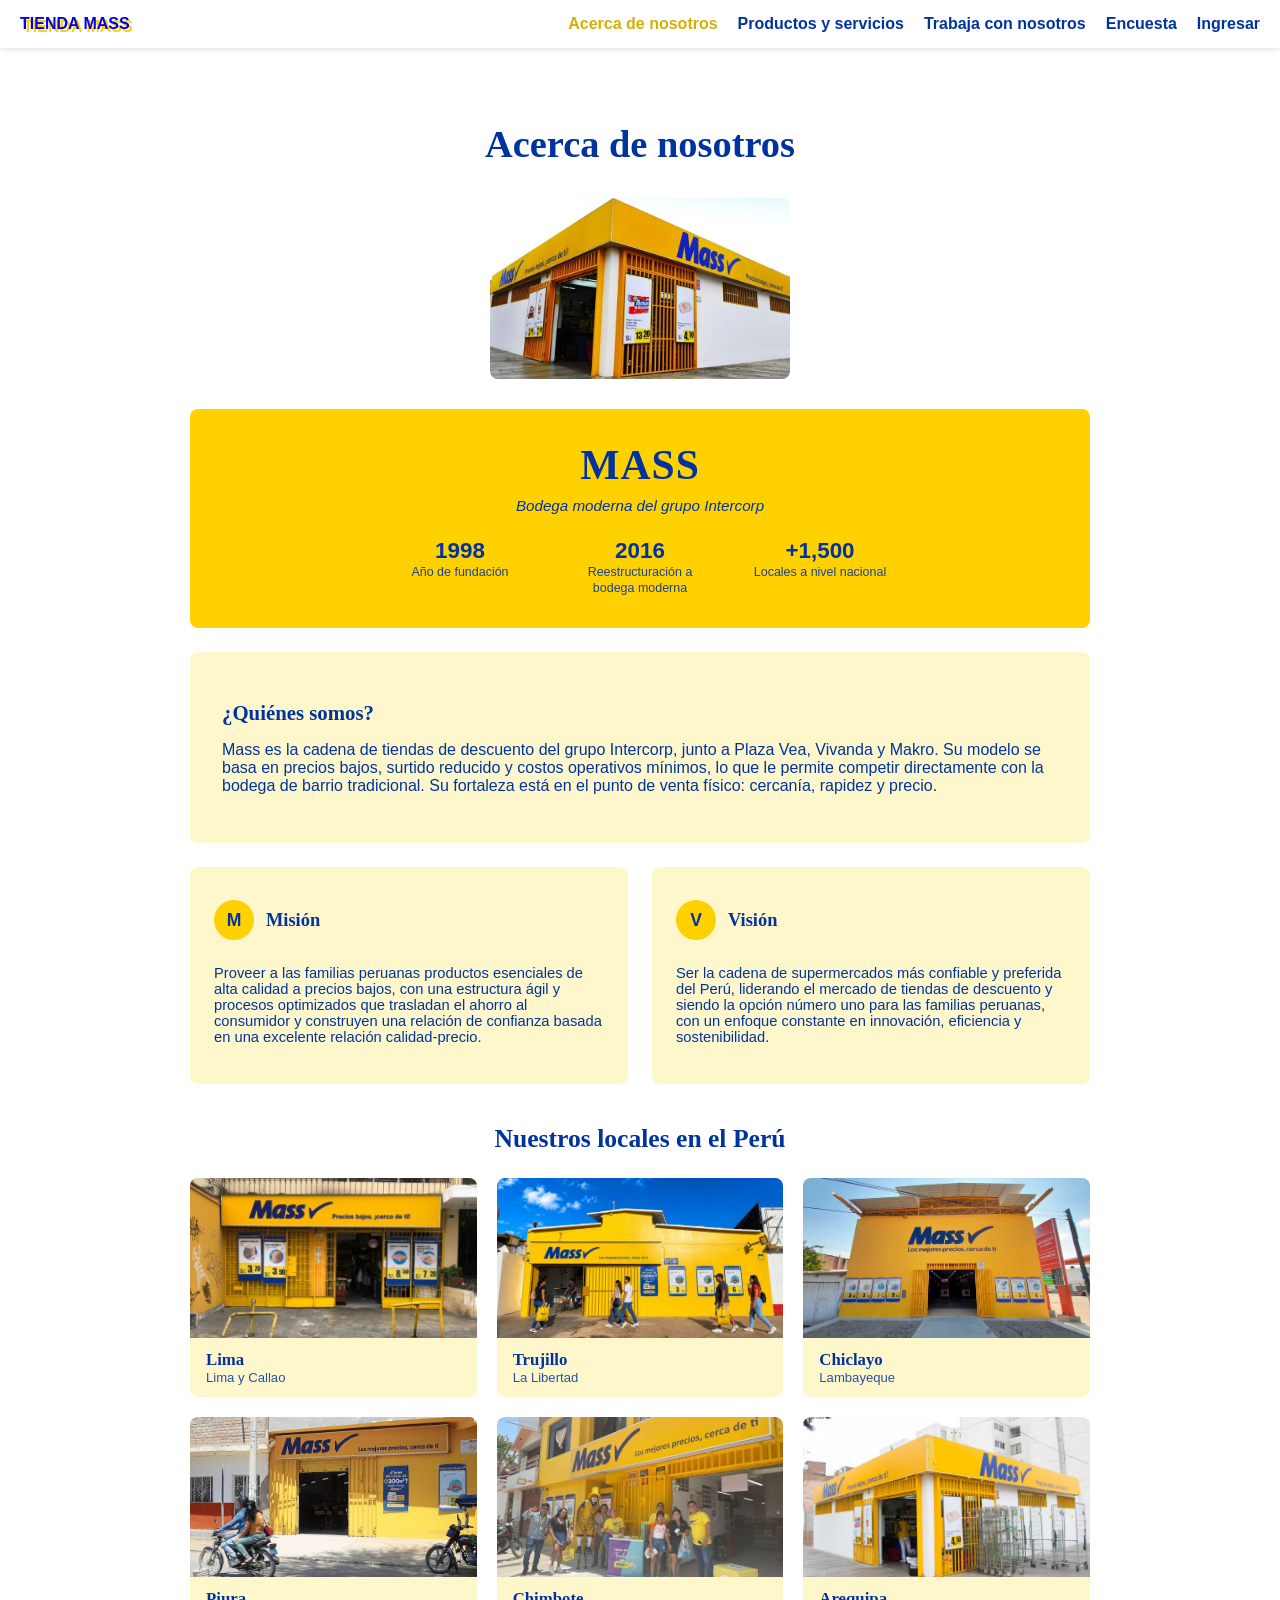
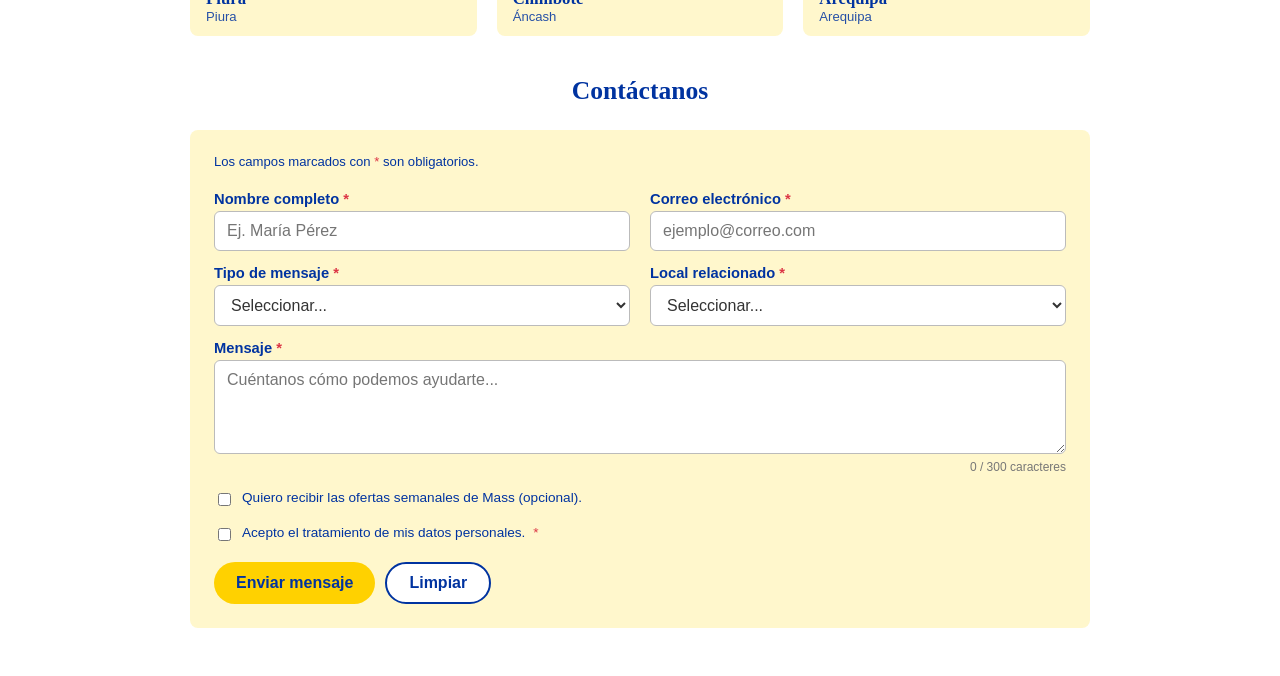
<file: tienda-mass_con_roles/index.html>
<!DOCTYPE html>
<html lang="es">
<head>
  <meta charset="UTF-8">
  <meta name="viewport" content="width=device-width, initial-scale=1.0">
  <title>Acerca de nosotros — Mass</title>
  <!-- Enlace al archivo CSS centralizado -->
  <link rel="stylesheet" href="estilos.css">
  <style>
    /* Estilos específicos de esta página */
    .page { max-width: 900px; margin: 0 auto; padding: 48px 32px; }
    h1 { font-family: Cambria, Georgia, serif; font-size: 2.4rem; font-weight: 700; margin-bottom: 32px; text-align: center; }
    .panel { background: var(--mass-amarillo); border-radius: 8px; padding: 32px; margin-bottom: 24px; display: flex; flex-direction: column; align-items: center; text-align: center; gap: 24px; }
    .panel .logo { font-family: Cambria, Georgia, serif; font-size: 2.6rem; font-weight: 700; letter-spacing: 1px; color: var(--mass-azul); }
    .panel .tagline { font-style: italic; font-size: 0.95rem; margin-top: 8px; }
    .stats { display: flex; justify-content: center; gap: 40px; flex-wrap: wrap; }
    .stat { text-align: center; width: 140px; }
    .stat .number { font-size: 1.4rem; font-weight: 700; }
    .stat .label { font-size: 0.78rem; line-height: 1.3; opacity: 0.9; }
    .quienes { background: var(--mass-amarillo-claro); border-radius: 8px; padding: 32px; margin-bottom: 24px; }
    .quienes h2 { font-family: Cambria, Georgia, serif; font-size: 1.3rem; margin-bottom: 12px; }
    .quienes p { font-size: 1rem; }
    .card { background: var(--mass-amarillo-claro); border-radius: 8px; padding: 24px; }
    .card .header { display: flex; align-items: center; gap: 12px; margin-bottom: 16px; }
    .card .icon { width: 40px; height: 40px; border-radius: 50%; background: var(--mass-amarillo); color: var(--mass-azul); display: flex; align-items: center; justify-content: center; font-weight: 700; font-size: 1.1rem; flex-shrink: 0; }
    .card h3 { font-family: Cambria, Georgia, serif; font-size: 1.15rem; }
    .card p { font-size: 0.92rem; }

    /* Sección de locales por región */
    .locales { margin-top: 40px; }
    .locales h2 { font-family: Cambria, Georgia, serif; font-size: 1.6rem; font-weight: 700; text-align: center; margin-bottom: 24px; }
    .locales-grid { display: grid; grid-template-columns: repeat(3, 1fr); gap: 20px; }
    .local-card { margin: 0; background: var(--mass-amarillo-claro); border-radius: 8px; overflow: hidden; }
    .local-card img { display: block; width: 100%; height: 160px; object-fit: cover; background: var(--mass-amarillo); }
    .local-card figcaption { padding: 12px 16px; }
    .local-card .ciudad { font-family: Cambria, Georgia, serif; font-weight: 700; font-size: 1.05rem; }
    .local-card .region { font-size: 0.82rem; opacity: 0.85; }
    @media (max-width: 700px) { .locales-grid { grid-template-columns: repeat(2, 1fr); } }
    @media (max-width: 450px) { .locales-grid { grid-template-columns: 1fr; } }
  </style>
  <link rel="stylesheet" href="mejoras.css">
  <script src="datos.js" defer></script>
  <script src="app.js" defer></script>
</head>
<body>

<!-- Menú de navegación global -->
<header class="encabezado">
  <nav class="barra-nav">
    <a href="index.html" class="marca" style="text-shadow: 3px 3px 0px var(--mass-amarillo); text-decoration:none; font-weight:900;">TIENDA MASS</a>
    <button type="button" class="menu-toggle" aria-label="Abrir menú de navegación" aria-expanded="false" aria-controls="menuPrincipal">☰</button>
    <ul id="menuPrincipal" class="nav-enlaces">
      <li><a href="index.html" style="color: #d6b000;">Acerca de nosotros</a></li>
      <li><a href="productos.html">Productos y servicios</a></li>
      <li><a href="registro.html">Trabaja con nosotros</a></li>
      <li><a href="encuesta.html">Encuesta</a></li>
    </ul>
  </nav>
</header>

<div class="page seccion">
  <h1>Acerca de nosotros</h1>
  <!-- AQUÍ AGREGAS LA IMAGEN RESPONSIVA -->
  <img src="img/tienda-mass.jpg" loading="eager" alt="Fachada de tienda Mass" class="img-responsiva" style="max-width: 300px; margin-bottom: 30px;">
  <div class="panel">
    <div>
      <div class="logo">MASS</div>
      <div class="tagline">Bodega moderna del grupo Intercorp</div>
    </div>
    <div class="stats">
      <div class="stat">
        <div class="number">1998</div>
        <div class="label">Año de fundación</div>
      </div>
      <div class="stat">
        <div class="number">2016</div>
        <div class="label">Reestructuración a bodega moderna</div>
      </div>
      <div class="stat">
        <div class="number">+1,500</div>
        <div class="label">Locales a nivel nacional</div>
      </div>
    </div>
  </div>

  <div class="quienes">
    <h2>¿Quiénes somos?</h2>
    <p>
      Mass es la cadena de tiendas de descuento del grupo Intercorp, junto a Plaza Vea, Vivanda y Makro. Su modelo se basa en precios bajos, surtido reducido y costos operativos mínimos, lo que le permite competir directamente con la bodega de barrio tradicional. Su fortaleza está en el punto de venta físico: cercanía, rapidez y precio.
    </p>
  </div>

  <div class="cards">
    <div class="card">
      <div class="header">
        <div class="icon">M</div>
        <h3>Misión</h3>
      </div>
      <p>Proveer a las familias peruanas productos esenciales de alta calidad a precios bajos, con una estructura ágil y procesos optimizados que trasladan el ahorro al consumidor y construyen una relación de confianza basada en una excelente relación calidad-precio.</p>
    </div>
    <div class="card">
      <div class="header">
        <div class="icon">V</div>
        <h3>Visión</h3>
      </div>
      <p>Ser la cadena de supermercados más confiable y preferida del Perú, liderando el mercado de tiendas de descuento y siendo la opción número uno para las familias peruanas, con un enfoque constante en innovación, eficiencia y sostenibilidad.</p>
    </div>
  </div>

  <!-- Locales por región -->
  <section class="locales">
    <h2>Nuestros locales en el Perú</h2>
    <div class="locales-grid">
      <figure class="local-card">
        <img src="img/locales/lima.jpg" alt="Tienda Mass en Lima" loading="lazy">
        <figcaption>
          <div class="ciudad">Lima</div>
          <div class="region">Lima y Callao</div>
        </figcaption>
      </figure>
      <figure class="local-card">
        <img src="img/locales/trujillo.jpg" alt="Tienda Mass en Trujillo" loading="lazy">
        <figcaption>
          <div class="ciudad">Trujillo</div>
          <div class="region">La Libertad</div>
        </figcaption>
      </figure>
      <figure class="local-card">
        <img src="img/locales/chiclayo.jpg" alt="Tienda Mass en Chiclayo" loading="lazy">
        <figcaption>
          <div class="ciudad">Chiclayo</div>
          <div class="region">Lambayeque</div>
        </figcaption>
      </figure>
      <figure class="local-card">
        <img src="img/locales/piura.jpg" alt="Tienda Mass en Piura" loading="lazy">
        <figcaption>
          <div class="ciudad">Piura</div>
          <div class="region">Piura</div>
        </figcaption>
      </figure>
      <figure class="local-card">
        <img src="img/locales/chimbote.jpg" alt="Tienda Mass en Chimbote" loading="lazy">
        <figcaption>
          <div class="ciudad">Chimbote</div>
          <div class="region">Áncash</div>
        </figcaption>
      </figure>
      <figure class="local-card">
        <img src="img/locales/arequipa.jpg" alt="Tienda Mass en Arequipa" loading="lazy">
        <figcaption>
          <div class="ciudad">Arequipa</div>
          <div class="region">Arequipa</div>
        </figcaption>
      </figure>
    </div>
  </section>

  <!-- Formulario de contacto -->
  <section class="contacto" id="contacto">
    <h2>Contáctanos</h2>
    <form id="formContacto" class="mass-form" novalidate>
      <p class="nota">Los campos marcados con <span class="asterisco">*</span> son obligatorios.</p>
      <div class="fila">
        <div>
          <label for="cNombre">Nombre completo <span class="asterisco">*</span></label>
          <input type="text" id="cNombre" class="campo" placeholder="Ej. María Pérez">
        </div>
        <div>
          <label for="cCorreo">Correo electrónico <span class="asterisco">*</span></label>
          <input type="email" id="cCorreo" class="campo" placeholder="ejemplo@correo.com">
        </div>
        <div>
          <label for="cAsunto">Tipo de mensaje <span class="asterisco">*</span></label>
          <select id="cAsunto" class="campo">
            <option selected disabled>Seleccionar...</option>
            <option>Consulta</option>
            <option>Sugerencia</option>
            <option>Reclamo</option>
            <option>Felicitación</option>
          </select>
        </div>
        <div>
          <label for="cLocal">Local relacionado <span class="asterisco">*</span></label>
          <select id="cLocal" class="campo">
            <option selected disabled>Seleccionar...</option>
            <option>Lima</option>
            <option>Trujillo</option>
            <option>Chiclayo</option>
            <option>Piura</option>
            <option>Chimbote</option>
            <option>Arequipa</option>
          </select>
        </div>
      </div>
      <label for="cMensaje">Mensaje <span class="asterisco">*</span></label>
      <textarea id="cMensaje" class="campo" rows="4" placeholder="Cuéntanos cómo podemos ayudarte..."></textarea>
      <label class="check"><input type="checkbox" id="cOfertas"> Quiero recibir las ofertas semanales de Mass (opcional).</label>
      <label class="check"><input type="checkbox" id="cAcepta"> Acepto el tratamiento de mis datos personales. <span class="asterisco">*</span></label>
      <div class="acciones">
        <button type="submit" class="btn-mass boton-mass">Enviar mensaje</button>
        <button type="reset" class="boton-mass boton-sec">Limpiar</button>
      </div>
      <div id="respuestaContacto" class="respuesta" hidden></div>
    </form>
  </section>
</div>
</body>
</html>
</file>
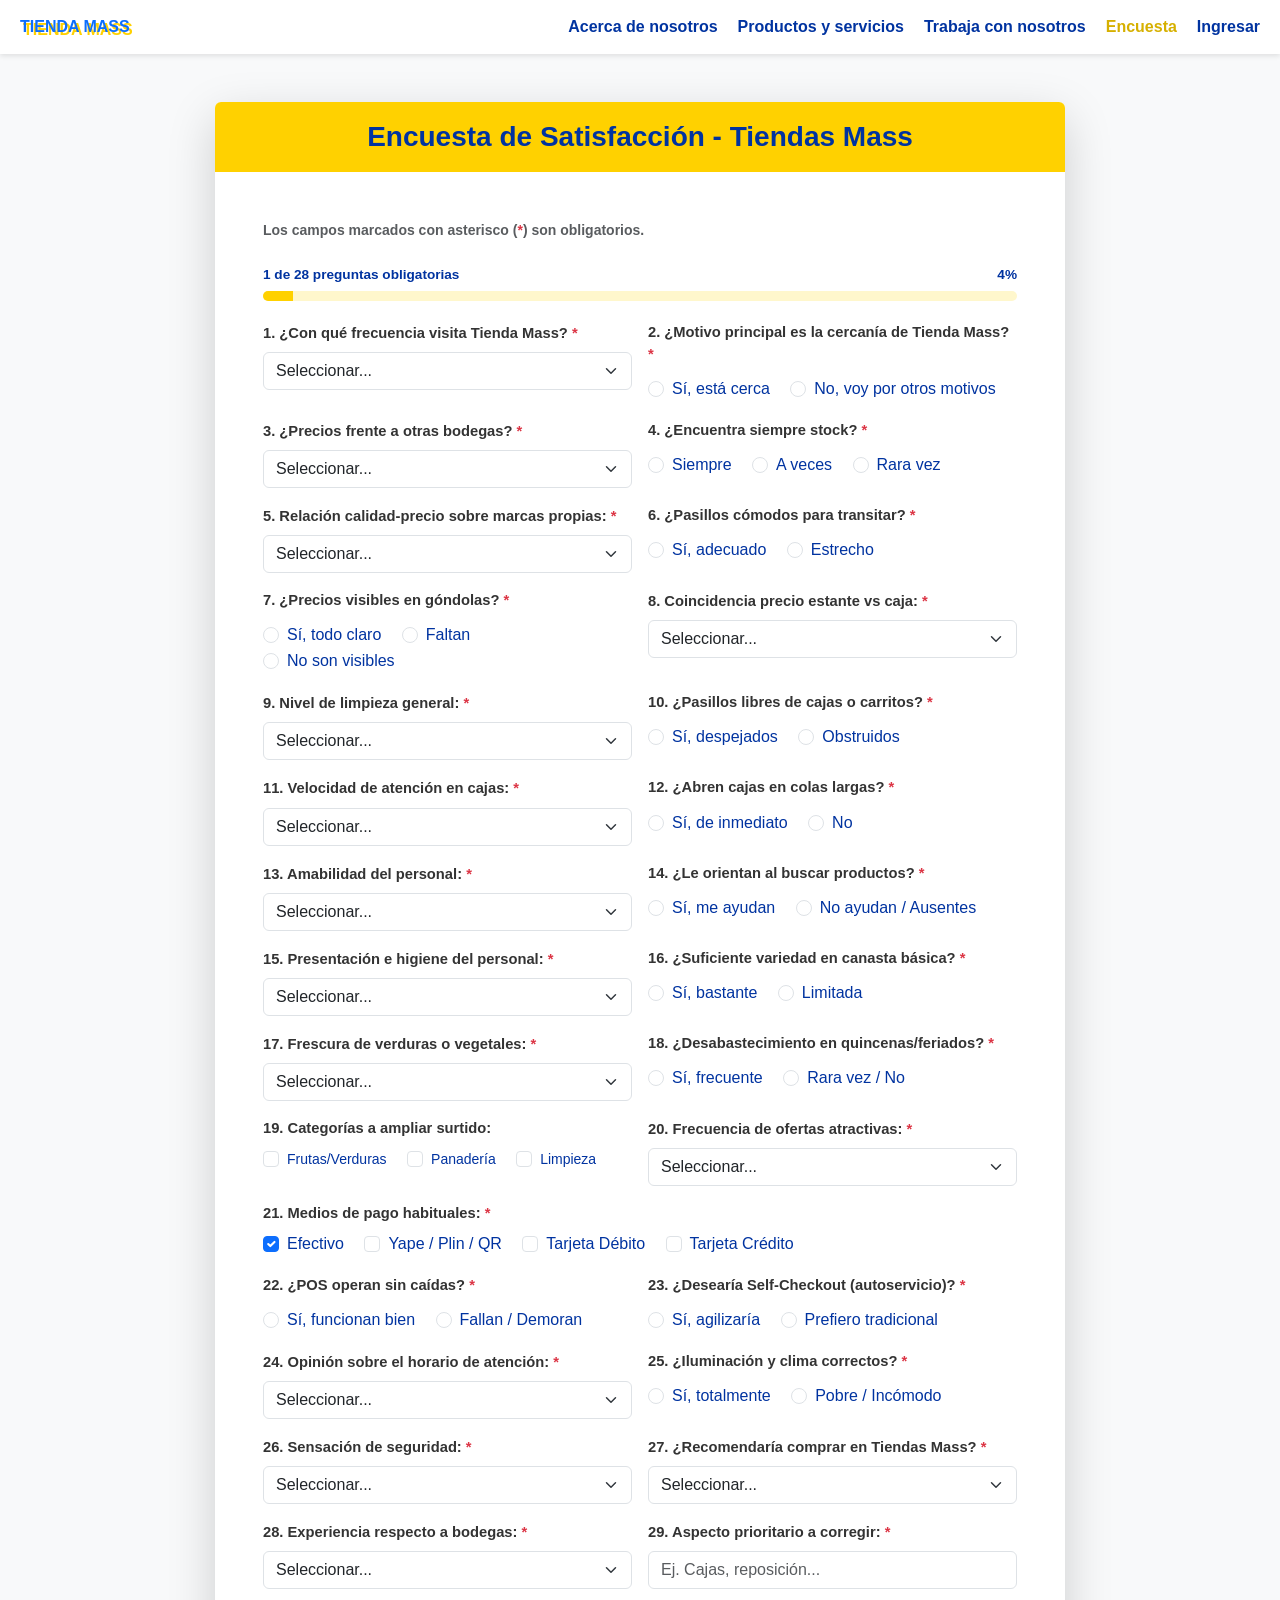
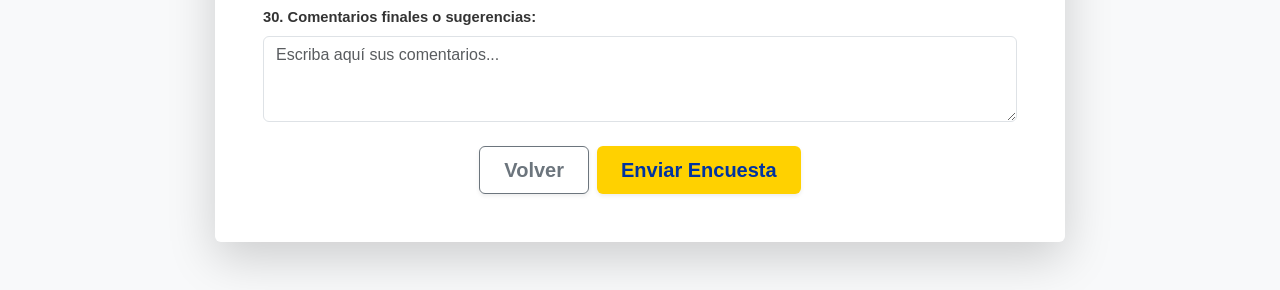
<file: tienda-mass_con_roles/encuesta.html>
<!DOCTYPE html>
<html lang="es">
<head>
  <meta charset="UTF-8">
  <meta name="viewport" content="width=device-width, initial-scale=1.0">
  <title>Encuesta de Satisfacción - Tiendas Mass</title>
  <!-- Bootstrap 5 CSS -->
  <link href="https://cdn.jsdelivr.net/npm/bootstrap@5.3.2/dist/css/bootstrap.min.css" rel="stylesheet">
  <style>
    /* =========================================
        1. VARIABLES GLOBALES Y CUERPO
    ========================================= */
    :root {
      --mass-amarillo: #FFD100;
      --mass-amarillo-claro: #FFF7CC;
      --mass-azul: #0033A0;
      --mass-blanco: #FFFFFF;
    }

    body {
      margin: 0;
      padding: 0;
      font-family: Arial, sans-serif;
      color: var(--mass-azul);
      background-color: #f8f9fa;
    }

    /* =========================================
        2. USO DE LAYOUTS (FLEXBOX Y GRID)
    ========================================= */
    .barra-nav {
      display: flex;
      justify-content: space-between;
      align-items: center;
      padding: 15px 20px;
      background-color: var(--mass-blanco);
      box-shadow: 0 2px 5px rgba(0,0,0,0.1);
    }

    .nav-enlaces {
      display: flex;
      gap: 20px;
      list-style: none;
      margin: 0;
      padding: 0;
    }

    /* =========================================
        3. USO DE 4 TRANSICIONES
    ========================================= */
    /* Transición 1: Enlaces del menú */
    .nav-enlaces a {
      text-decoration: none;
      color: var(--mass-azul);
      font-weight: bold;
      transition: color 0.3s ease, transform 0.3s ease;
    }
    .nav-enlaces a:hover {
      color: #d6b000;
      transform: scale(1.1);
    }

    /* Transición 2: Botones */
    .btn-mass {
      background-color: var(--mass-amarillo);
      color: var(--mass-azul);
      border: none;
      font-weight: bold;
      transition: background-color 0.3s ease, box-shadow 0.3s ease, transform 0.2s ease;
    }
    .btn-mass:hover {
      background-color: #ebd600;
      box-shadow: 0 4px 8px rgba(0,0,0,0.2);
      transform: translateY(-2px);
    }

    /* Transición 3: Entradas de formularios (inputs y selects) */
    .form-control, .form-select {
      transition: border-color 0.3s ease, box-shadow 0.3s ease;
    }
    .form-control:focus, .form-select:focus {
      border-color: var(--mass-azul);
      box-shadow: 0 0 8px rgba(0, 51, 160, 0.4);
    }

    /* Transición 4: Tarjeta principal */
    .main-card {
      background-color: #ffffff;
      border-radius: 6px;
      overflow: hidden;
      max-width: 850px;
      margin: 0 auto;
      transition: transform 0.3s ease, box-shadow 0.3s ease;
    }
    .main-card:hover {
      transform: translateY(-3px);
      box-shadow: 0 10px 25px rgba(0,0,0,0.12);
    }

    /* =========================================
        4. USO DE 2 ANIMACIONES
    ========================================= */
    @keyframes fadeInUp {
      from { opacity: 0; transform: translateY(30px); }
      to { opacity: 1; transform: translateY(0); }
    }
    .seccion {
      animation: fadeInUp 0.8s ease-out forwards;
    }

    @keyframes pulse {
      0% { transform: scale(1); }
      50% { transform: scale(1.02); }
      100% { transform: scale(1); }
    }
    .header-yellow h3 {
      animation: pulse 2.5s infinite;
    }

    /* =========================================
        5. ESTILOS ESPECÍFICOS
    ========================================= */
    .header-yellow { background-color: var(--mass-amarillo); color: var(--mass-azul); padding: 18px; text-align: center; }
    .form-label { color: #333333; font-size: 0.92rem; }
    .text-asterisk { color: #dc3545; }

    /* =========================================
        6. DISEÑO RESPONSIVO (3 Dispositivos)
    ========================================= */
    @media (max-width: 991px) {
      .main-card { margin: 0 15px; }
      .header-yellow h3 { font-size: 1.5rem; }
    }

    @media (max-width: 767px) {
      .barra-nav { flex-direction: column; text-align: center; gap: 15px; }
      .nav-enlaces { flex-direction: column; width: 100%; gap: 10px; }
      .main-card { margin: 0 10px; }
      .header-yellow h3 { font-size: 1.25rem; }
    }
  </style>
  <link rel="stylesheet" href="mejoras.css">
  <script src="datos.js" defer></script>
  <script src="app.js" defer></script>
</head>
<body class="py-0">

<!-- Menú de navegación global con layout Flexbox -->
<header class="encabezado bg-white">
  <nav class="barra-nav">
    <a href="index.html" class="marca" style="text-shadow: 3px 3px 0px var(--mass-amarillo); text-decoration:none; font-weight:900;">TIENDA MASS</a>
    <button type="button" class="menu-toggle" aria-label="Abrir menú de navegación" aria-expanded="false" aria-controls="menuPrincipal">☰</button>
    <ul id="menuPrincipal" class="nav-enlaces mb-0">
      <li><a href="index.html">Acerca de nosotros</a></li>
      <li><a href="productos.html">Productos y servicios</a></li>
      <li><a href="registro.html">Trabaja con nosotros</a></li>
      <li><a href="encuesta.html" style="color: #d6b000;">Encuesta</a></li>
    </ul>
  </nav>
</header>

<!-- Contenedor principal con animación de entrada -->
<div class="container my-5 seccion">
  <div class="main-card shadow-lg">
    <!-- Encabezado Amarillo -->
    <div class="header-yellow">
      <h3 class="fw-bold mb-0">Encuesta de Satisfacción - Tiendas Mass</h3>
    </div>
    
    <!-- Cuerpo del Formulario -->
    <div class="p-4 p-md-5">
      <p class="small text-muted mb-4 fw-semibold">
        Los campos marcados con asterisco (<span class="text-asterisk">*</span>) son obligatorios.
      </p>
      
      <form id="formEncuesta" novalidate>
        <!-- Progreso de la encuesta (se actualiza con JavaScript) -->
        <div class="progreso">
          <div class="progreso-info"><span id="progTexto"></span><span id="progPct">0%</span></div>
          <div class="progreso-barra" id="progBarra" role="progressbar" aria-valuemin="0" aria-valuemax="100" aria-valuenow="0" aria-label="Progreso de la encuesta">
            <div id="progRelleno"></div>
          </div>
        </div>
        <div class="row g-3">
          <!-- P1 -->
          <div class="col-12 col-md-6">
            <label class="form-label fw-semibold">1. ¿Con qué frecuencia visita Tienda Mass? <span class="text-asterisk">*</span></label>
            <select class="form-select">
              <option selected disabled>Seleccionar...</option>
              <option value="diario">Diario</option>
              <option value="interdiario">Interdiario (2-3 veces por semana)</option>
              <option value="semanal">Semanal</option>
              <option value="quincenal">Quincenal o Mensual</option>
            </select>
          </div>
          <!-- P2 -->
          <div class="col-12 col-md-6">
            <label class="form-label fw-semibold d-block">2. ¿Motivo principal es la cercanía de Tienda Mass? <span class="text-asterisk">*</span></label>
            <div class="pt-1">
              <div class="form-check form-check-inline">
                <input class="form-check-input" type="radio" name="p2" id="p2_si">
                <label class="form-check-label" for="p2_si">Sí, está cerca</label>
              </div>
              <div class="form-check form-check-inline">
                <input class="form-check-input" type="radio" name="p2" id="p2_no">
                <label class="form-check-label" for="p2_no">No, voy por otros motivos</label>
              </div>
            </div>
          </div>
          <!-- P3 -->
          <div class="col-12 col-md-6">
            <label class="form-label fw-semibold">3. ¿Precios frente a otras bodegas? <span class="text-asterisk">*</span></label>
            <select class="form-select">
              <option value="" selected disabled>Seleccionar...</option>
              <option value="mucho_mas_barato">Mucho más económicos</option>
              <option value="ligeramente_barato">Ligeramente más baratos</option>
              <option value="igual">Igual de precios</option>
              <option value="mas_caro">Más caros</option>
            </select>
          </div>
          <!-- P4 -->
          <div class="col-12 col-md-6">
            <label class="form-label fw-semibold d-block">4. ¿Encuentra siempre stock? <span class="text-asterisk">*</span></label>
            <div class="pt-1">
              <div class="form-check form-check-inline">
                <input class="form-check-input" type="radio" name="p4" id="p4_si">
                <label class="form-check-label" for="p4_si">Siempre</label>
              </div>
              <div class="form-check form-check-inline">
                <input class="form-check-input" type="radio" name="p4" id="p4_aveces">
                <label class="form-check-label" for="p4_aveces">A veces</label>
              </div>
              <div class="form-check form-check-inline">
                <input class="form-check-input" type="radio" name="p4" id="p4_rara">
                <label class="form-check-label" for="p4_rara">Rara vez</label>
              </div>
            </div>
          </div>
          <!-- P5 -->
          <div class="col-12 col-md-6">
            <label class="form-label fw-semibold">5. Relación calidad-precio sobre marcas propias: <span class="text-asterisk">*</span></label>
            <select class="form-select">
              <option value="" selected disabled>Seleccionar...</option>
              <option value="excelente">Excelente calidad a menor costo</option>
              <option value="buena">Buena relación costo-beneficio</option>
              <option value="regular">Regular</option>
              <option value="mala">Mala calidad</option>
            </select>
          </div>
          <!-- P6 -->
          <div class="col-12 col-md-6">
            <label class="form-label fw-semibold d-block">6. ¿Pasillos cómodos para transitar? <span class="text-asterisk">*</span></label>
            <div class="pt-1">
              <div class="form-check form-check-inline">
                <input class="form-check-input" type="radio" name="p6" id="p6_si">
                <label class="form-check-label" for="p6_si">Sí, adecuado</label>
              </div>
              <div class="form-check form-check-inline">
                <input class="form-check-input" type="radio" name="p6" id="p6_no">
                <label class="form-check-label" for="p6_no">Estrecho</label>
              </div>
            </div>
          </div>
          <!-- P7 -->
          <div class="col-12 col-md-6">
            <label class="form-label fw-semibold d-block">7. ¿Precios visibles en góndolas? <span class="text-asterisk">*</span></label>
            <div class="pt-1">
              <div class="form-check form-check-inline">
                <input class="form-check-input" type="radio" name="p7" id="p7_si">
                <label class="form-check-label" for="p7_si">Sí, todo claro</label>
              </div>
              <div class="form-check form-check-inline">
                <input class="form-check-input" type="radio" name="p7" id="p7_no">
                <label class="form-check-label" for="p7_no">Faltan</label>
              </div>
              <div class="form-check form-check-inline">
                <input class="form-check-input" type="radio" name="p7" id="p7_no2">
                <label class="form-check-label" for="p7_no2">No son visibles</label>
              </div>
            </div>
          </div>
          <!-- P8 -->
          <div class="col-12 col-md-6">
            <label class="form-label fw-semibold">8. Coincidencia precio estante vs caja: <span class="text-asterisk">*</span></label>
            <select class="form-select">
              <option value="" selected disabled>Seleccionar...</option>
              <option value="1">Falla mucho</option>
              <option value="2">Rara vez coincide</option>
              <option value="3">A veces</option>
              <option value="4">Casi siempre</option>
              <option value="5">Coincide siempre</option>
            </select>
          </div>
          <!-- P9 -->
          <div class="col-12 col-md-6">
            <label class="form-label fw-semibold">9. Nivel de limpieza general: <span class="text-asterisk">*</span></label>
            <select class="form-select">
              <option value="" selected disabled>Seleccionar...</option>
              <option value="1">Deficiente</option>
              <option value="2">Regular</option>
              <option value="3">Aceptable</option>
              <option value="4">Bueno</option>
              <option value="5">Excelente</option>
            </select>
          </div>
          <!-- P10 -->
          <div class="col-12 col-md-6">
            <label class="form-label fw-semibold d-block">10. ¿Pasillos libres de cajas o carritos? <span class="text-asterisk">*</span></label>
            <div class="pt-1">
              <div class="form-check form-check-inline">
                <input class="form-check-input" type="radio" name="p10" id="p10_si">
                <label class="form-check-label" for="p10_si">Sí, despejados</label>
              </div>
              <div class="form-check form-check-inline">
                <input class="form-check-input" type="radio" name="p10" id="p10_no">
                <label class="form-check-label" for="p10_no">Obstruidos</label>
              </div>
            </div>
          </div>
          <!-- P11 -->
          <div class="col-12 col-md-6">
            <label class="form-label fw-semibold">11. Velocidad de atención en cajas: <span class="text-asterisk">*</span></label>
            <select class="form-select">
              <option value="" selected disabled>Seleccionar...</option>
              <option value="muy_rapida">Muy rápida</option>
              <option value="normal">Normal o Aceptable</option>
              <option value="lenta">Lenta</option>
            </select>
          </div>
          <!-- P12 -->
          <div class="col-12 col-md-6">
            <label class="form-label fw-semibold d-block">12. ¿Abren cajas en colas largas? <span class="text-asterisk">*</span></label>
            <div class="pt-1">
              <div class="form-check form-check-inline">
                <input class="form-check-input" type="radio" name="p12" id="p12_si">
                <label class="form-check-label" for="p12_si">Sí, de inmediato</label>
              </div>
              <div class="form-check form-check-inline">
                <input class="form-check-input" type="radio" name="p12" id="p12_no">
                <label class="form-check-label" for="p12_no">No</label>
              </div>
            </div>
          </div>
          <!-- P13 -->
          <div class="col-12 col-md-6">
            <label class="form-label fw-semibold">13. Amabilidad del personal: <span class="text-asterisk">*</span></label>
            <select class="form-select">
              <option value="" selected disabled>Seleccionar...</option>
              <option value="1">Poco amable</option>
              <option value="2">Regular</option>
              <option value="3">Indiferente / Neutro</option>
              <option value="4">Amable</option>
              <option value="5">Muy amable</option>
            </select>
          </div>
          <!-- P14 -->
          <div class="col-12 col-md-6">
            <label class="form-label fw-semibold d-block">14. ¿Le orientan al buscar productos? <span class="text-asterisk">*</span></label>
            <div class="pt-1">
              <div class="form-check form-check-inline">
                <input class="form-check-input" type="radio" name="p14" id="p14_si">
                <label class="form-check-label" for="p14_si">Sí, me ayudan</label>
              </div>
              <div class="form-check form-check-inline">
                <input class="form-check-input" type="radio" name="p14" id="p14_no">
                <label class="form-check-label" for="p14_no">No ayudan / Ausentes</label>
              </div>
            </div>
          </div>
          <!-- P15 -->
          <div class="col-12 col-md-6">
            <label class="form-label fw-semibold">15. Presentación e higiene del personal: <span class="text-asterisk">*</span></label>
            <select class="form-select">
              <option value="" selected disabled>Seleccionar...</option>
              <option value="buena">Buena / Correcta</option>
              <option value="regular">Regular</option>
              <option value="mala">Mala</option>
            </select>
          </div>
          <!-- P16 -->
          <div class="col-12 col-md-6">
            <label class="form-label fw-semibold d-block">16. ¿Suficiente variedad en canasta básica? <span class="text-asterisk">*</span></label>
            <div class="pt-1">
              <div class="form-check form-check-inline">
                <input class="form-check-input" type="radio" name="p16" id="p16_si">
                <label class="form-check-label" for="p16_si">Sí, bastante</label>
              </div>
              <div class="form-check form-check-inline">
                <input class="form-check-input" type="radio" name="p16" id="p16_no">
                <label class="form-check-label" for="p16_no">Limitada</label>
              </div>
            </div>
          </div>
          <!-- P17 -->
          <div class="col-12 col-md-6">
            <label class="form-label fw-semibold">17. Frescura de verduras o vegetales: <span class="text-asterisk">*</span></label>
            <select class="form-select">
              <option value="" selected disabled>Seleccionar...</option>
              <option value="1">Deficiente</option>
              <option value="2">Regular</option>
              <option value="3">Aceptable</option>
              <option value="4">Fresco</option>
              <option value="5">Muy fresco</option>
            </select>
          </div>
          <!-- P18 -->
          <div class="col-12 col-md-6">
            <label class="form-label fw-semibold d-block">18. ¿Desabastecimiento en quincenas/feriados? <span class="text-asterisk">*</span></label>
            <div class="pt-1">
              <div class="form-check form-check-inline">
                <input class="form-check-input" type="radio" name="p18" id="p18_si">
                <label class="form-check-label" for="p18_si">Sí, frecuente</label>
              </div>
              <div class="form-check form-check-inline">
                <input class="form-check-input" type="radio" name="p18" id="p18_no">
                <label class="form-check-label" for="p18_no">Rara vez / No</label>
              </div>
            </div>
          </div>
          <!-- P19 -->
          <div class="col-12 col-md-6">
            <label class="form-label fw-semibold d-block">19. Categorías a ampliar surtido:</label>
            <div class="form-check form-check-inline">
              <input class="form-check-input" type="checkbox" id="p19_1">
              <label class="form-check-label small" for="p19_1">Frutas/Verduras</label>
            </div>
            <div class="form-check form-check-inline">
              <input class="form-check-input" type="checkbox" id="p19_2">
              <label class="form-check-label small" for="p19_2">Panadería</label>
            </div>
            <div class="form-check form-check-inline">
              <input class="form-check-input" type="checkbox" id="p19_3">
              <label class="form-check-label small" for="p19_3">Limpieza</label>
            </div>
          </div>
          <!-- P20 -->
          <div class="col-12 col-md-6">
            <label class="form-label fw-semibold">20. Frecuencia de ofertas atractivas: <span class="text-asterisk">*</span></label>
            <select class="form-select">
              <option value="" selected disabled>Seleccionar...</option>
              <option value="siempre">Siempre encuentro</option>
              <option value="frecuente">Frecuentemente</option>
              <option value="pocas">Pocas veces</option>
              <option value="nunca">Nunca</option>
            </select>
          </div>
          <!-- P21 -->
          <div class="col-12">
            <label class="form-label fw-semibold d-block">21. Medios de pago habituales: <span class="text-asterisk">*</span></label>
            <div class="form-check form-check-inline">
              <input class="form-check-input" type="checkbox" id="p21_efectivo" checked>
              <label class="form-check-label" for="p21_efectivo">Efectivo</label>
            </div>
            <div class="form-check form-check-inline">
              <input class="form-check-input" type="checkbox" id="p21_yape">
              <label class="form-check-label" for="p21_yape">Yape / Plin / QR</label>
            </div>
            <div class="form-check form-check-inline">
              <input class="form-check-input" type="checkbox" id="p21_debito">
              <label class="form-check-label" for="p21_debito">Tarjeta Débito</label>
            </div>
            <div class="form-check form-check-inline">
              <input class="form-check-input" type="checkbox" id="p21_credito">
              <label class="form-check-label" for="p21_credito">Tarjeta Crédito</label>
            </div>
          </div>
          <!-- P22 -->
          <div class="col-12 col-md-6">
            <label class="form-label fw-semibold d-block">22. ¿POS operan sin caídas? <span class="text-asterisk">*</span></label>
            <div class="pt-1">
              <div class="form-check form-check-inline">
                <input class="form-check-input" type="radio" name="p22" id="p22_si">
                <label class="form-check-label" for="p22_si">Sí, funcionan bien</label>
              </div>
              <div class="form-check form-check-inline">
                <input class="form-check-input" type="radio" name="p22" id="p22_no">
                <label class="form-check-label" for="p22_no">Fallan / Demoran</label>
              </div>
            </div>
          </div>
          <!-- P23 -->
          <div class="col-12 col-md-6">
            <label class="form-label fw-semibold d-block">23. ¿Desearía Self-Checkout (autoservicio)? <span class="text-asterisk">*</span></label>
            <div class="pt-1">
              <div class="form-check form-check-inline">
                <input class="form-check-input" type="radio" name="p23" id="p23_si">
                <label class="form-check-label" for="p23_si">Sí, agilizaría</label>
              </div>
              <div class="form-check form-check-inline">
                <input class="form-check-input" type="radio" name="p23" id="p23_no">
                <label class="form-check-label" for="p23_no">Prefiero tradicional</label>
              </div>
            </div>
          </div>
          <!-- P24 -->
          <div class="col-12 col-md-6">
            <label class="form-label fw-semibold">24. Opinión sobre el horario de atención: <span class="text-asterisk">*</span></label>
            <select class="form-select">
              <option value="" selected disabled>Seleccionar...</option>
              <option value="adecuado">Muy adecuado</option>
              <option value="ampliar_noche">Cerrar más tarde</option>
              <option value="abrir_temprano">Abrir más temprano</option>
            </select>
          </div>
          <!-- P25 -->
          <div class="col-12 col-md-6">
            <label class="form-label fw-semibold d-block">25. ¿Iluminación y clima correctos? <span class="text-asterisk">*</span></label>
            <div class="pt-1">
              <div class="form-check form-check-inline">
                <input class="form-check-input" type="radio" name="p25" id="p25_si">
                <label class="form-check-label" for="p25_si">Sí, totalmente</label>
              </div>
              <div class="form-check form-check-inline">
                <input class="form-check-input" type="radio" name="p25" id="p25_no">
                <label class="form-check-label" for="p25_no">Pobre / Incómodo</label>
              </div>
            </div>
          </div>
          <!-- P26 -->
          <div class="col-12 col-md-6">
            <label class="form-label fw-semibold">26. Sensación de seguridad: <span class="text-asterisk">*</span></label>
            <select class="form-select">
              <option value="" selected disabled>Seleccionar...</option>
              <option value="1">Inseguro</option>
              <option value="2">Algo inseguro</option>
              <option value="3">Neutral / Regular</option>
              <option value="4">Seguro</option>
              <option value="5">Muy seguro</option>
            </select>
          </div>
          <!-- P27 -->
          <div class="col-12 col-md-6">
            <label class="form-label fw-semibold">27. ¿Recomendaría comprar en Tiendas Mass? <span class="text-asterisk">*</span></label>
            <select class="form-select">
              <option value="" selected disabled>Seleccionar...</option>
              <option value="definitivamente_si">Definitivamente sí</option>
              <option value="probablemente_si">Probablemente sí</option>
              <option value="neutral">Indeciso / Neutral</option>
              <option value="no">No lo recomendaría</option>
            </select>
          </div>
          <!-- P28 -->
          <div class="col-12 col-md-6">
            <label class="form-label fw-semibold">28. Experiencia respecto a bodegas: <span class="text-asterisk">*</span></label>
            <select class="form-select">
              <option value="" selected disabled>Seleccionar...</option>
              <option value="mucho_mejor">Mucho mejor</option>
              <option value="igual">Igual</option>
              <option value="inferior">Inferior</option>
            </select>
          </div>
          <!-- P29 -->
          <div class="col-12 col-md-6">
            <label class="form-label fw-semibold">29. Aspecto prioritario a corregir: <span class="text-asterisk">*</span></label>
            <input type="text" class="form-control" placeholder="Ej. Cajas, reposición...">
          </div>
          <!-- P30 -->
          <div class="col-12">
            <label class="form-label fw-semibold">30. Comentarios finales o sugerencias:</label>
            <textarea class="form-control" rows="3" placeholder="Escriba aquí sus comentarios..."></textarea>
          </div>
        </div>
        
        <!-- Botones de Acción -->
        <div class="mt-4 d-flex gap-2 justify-content-center">
          <button type="button" class="btn btn-outline-secondary px-4 py-2 fs-5 shadow-sm fw-bold" onclick="location.href='index.html'">Volver</button>
          <button type="submit" class="btn btn-mass px-4 py-2 fs-5 shadow-sm">Enviar Encuesta</button>
        </div>
        <div id="respuestaEncuesta" class="respuesta" hidden></div>
      </form>
    </div>
  </div>
</div>

</body>
</html>
</file>
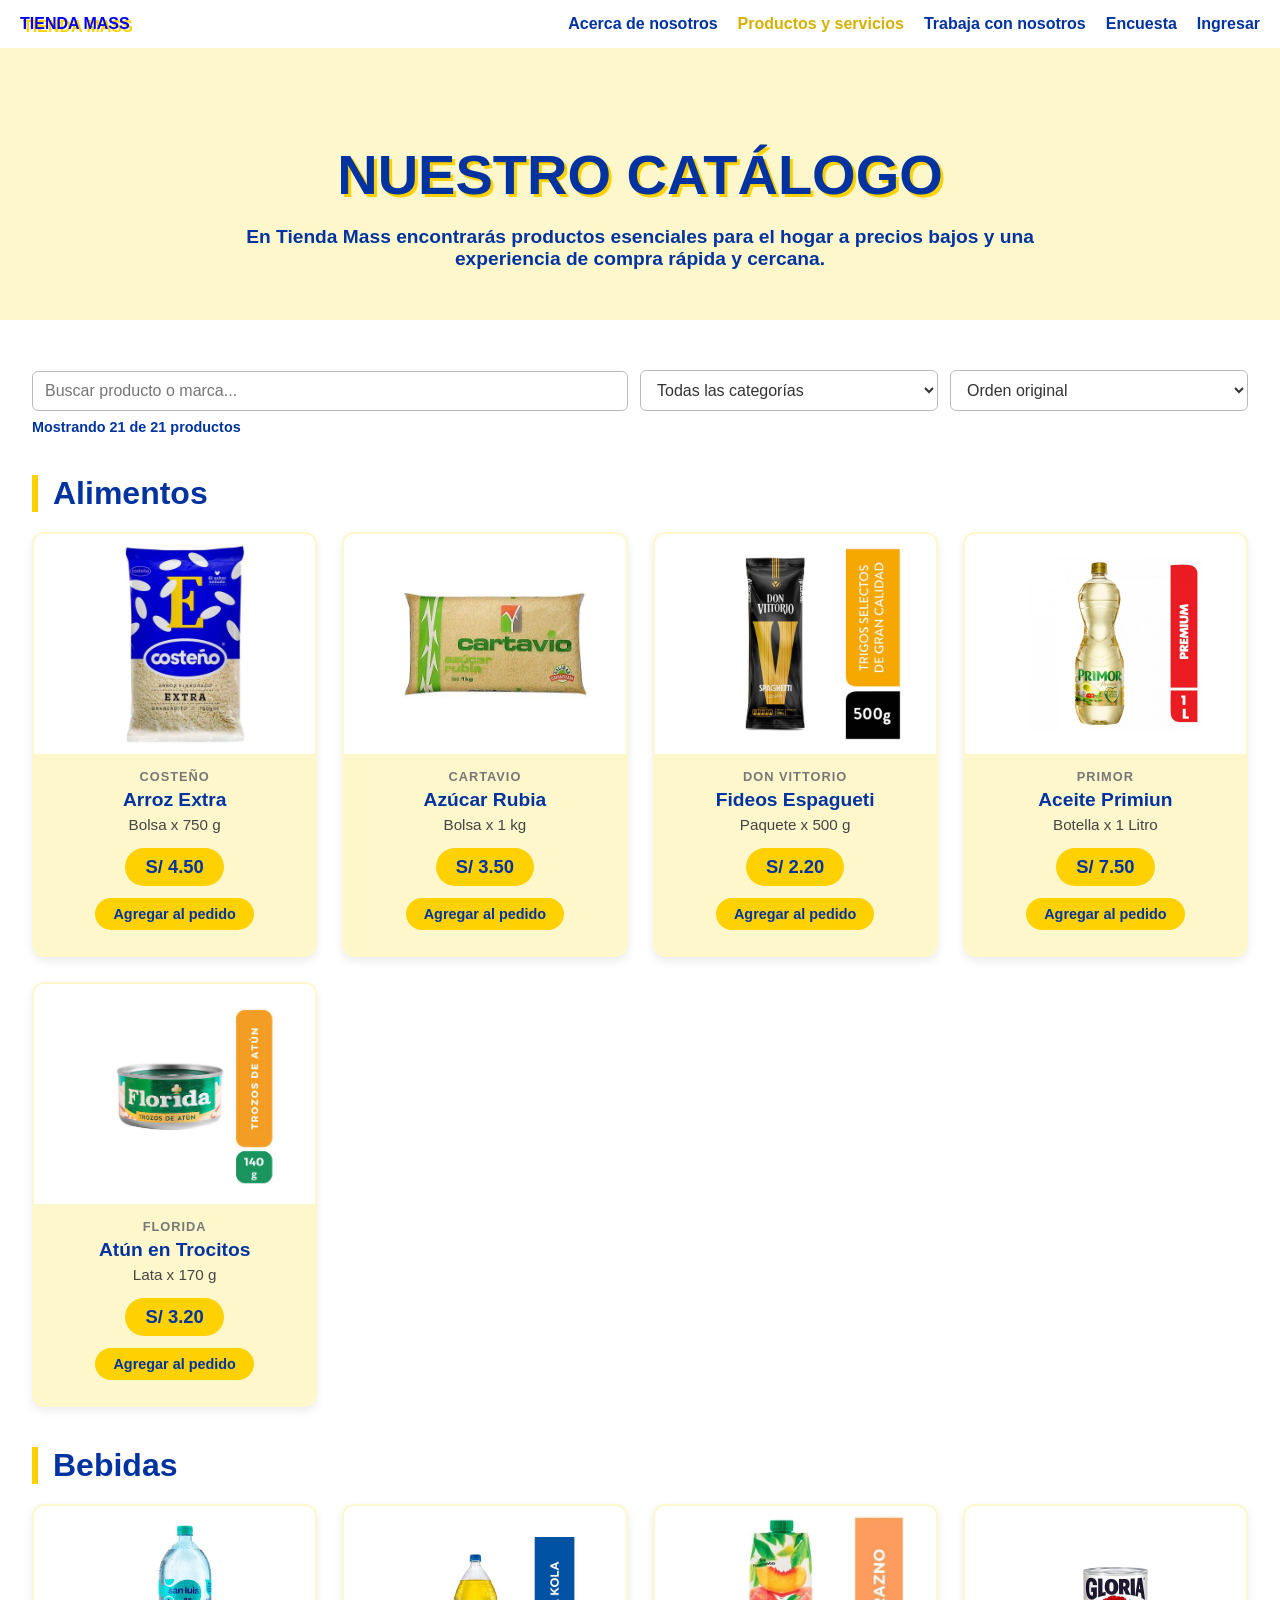
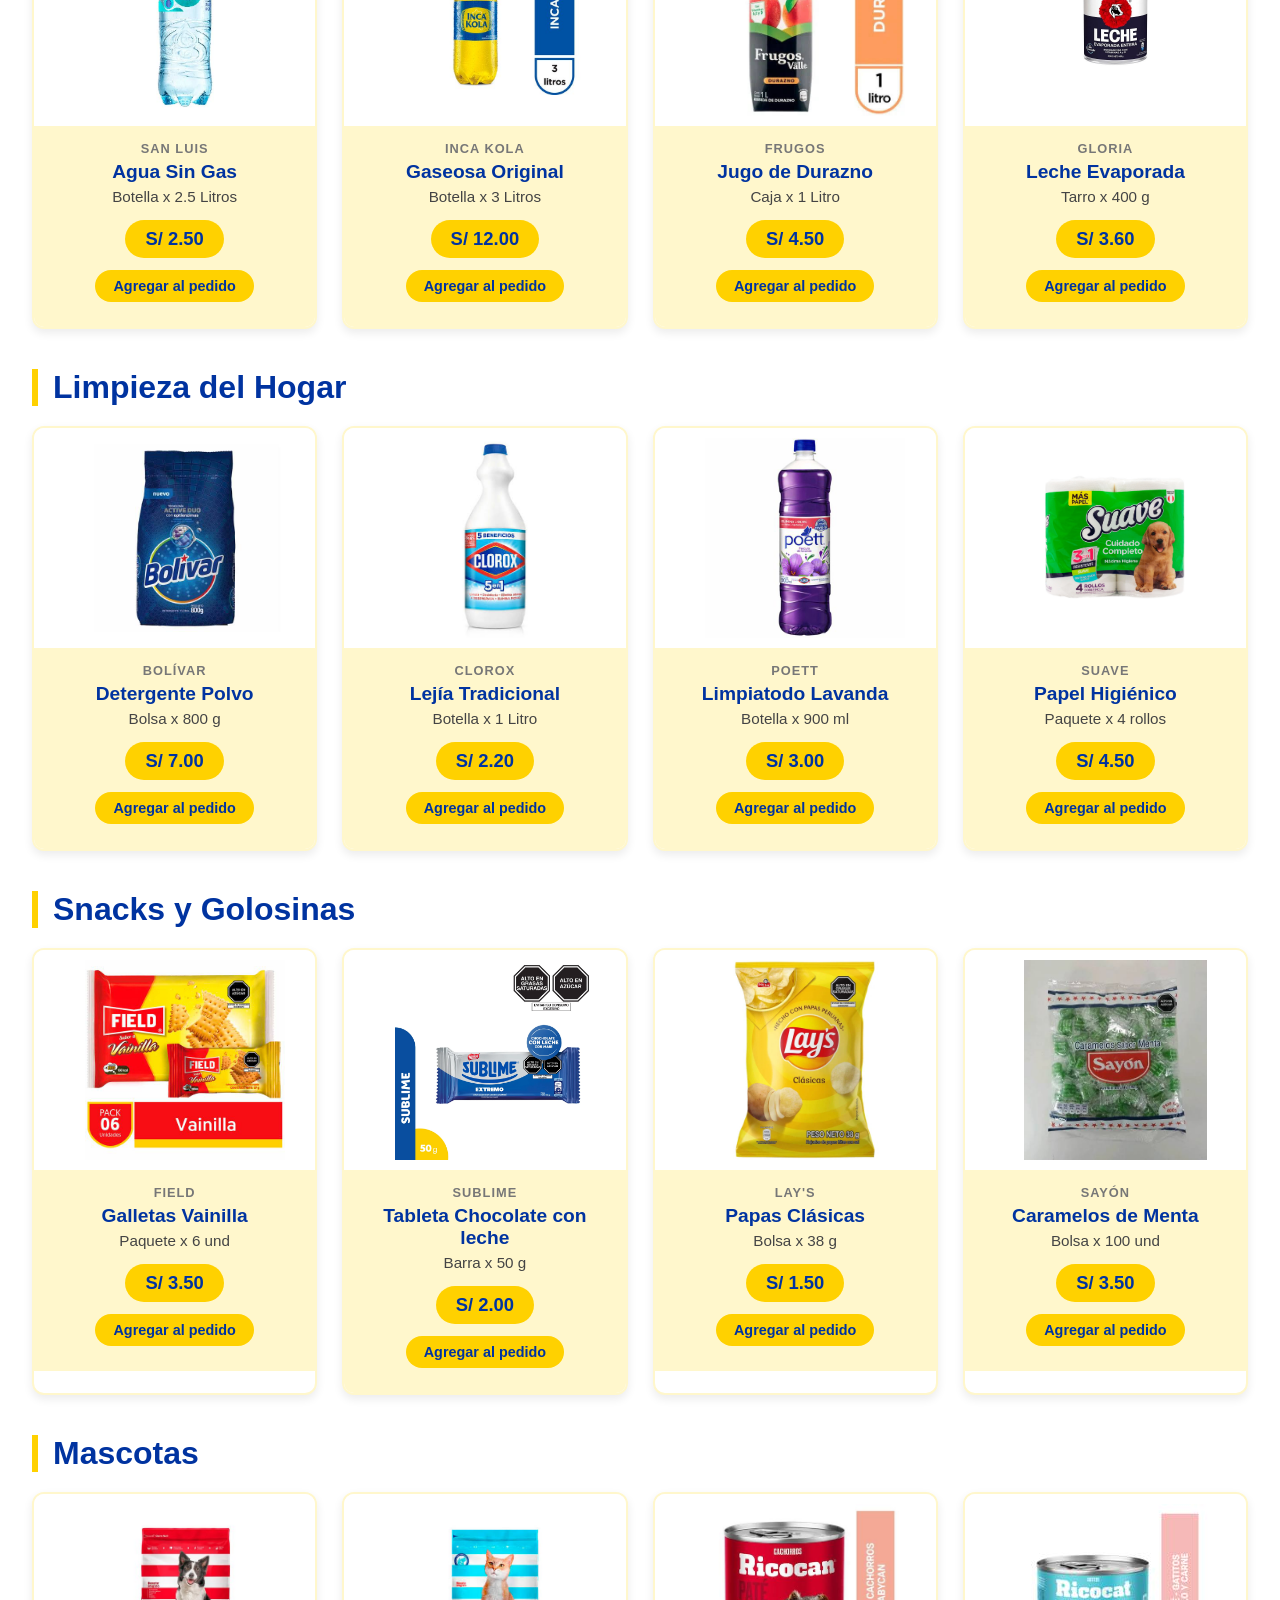
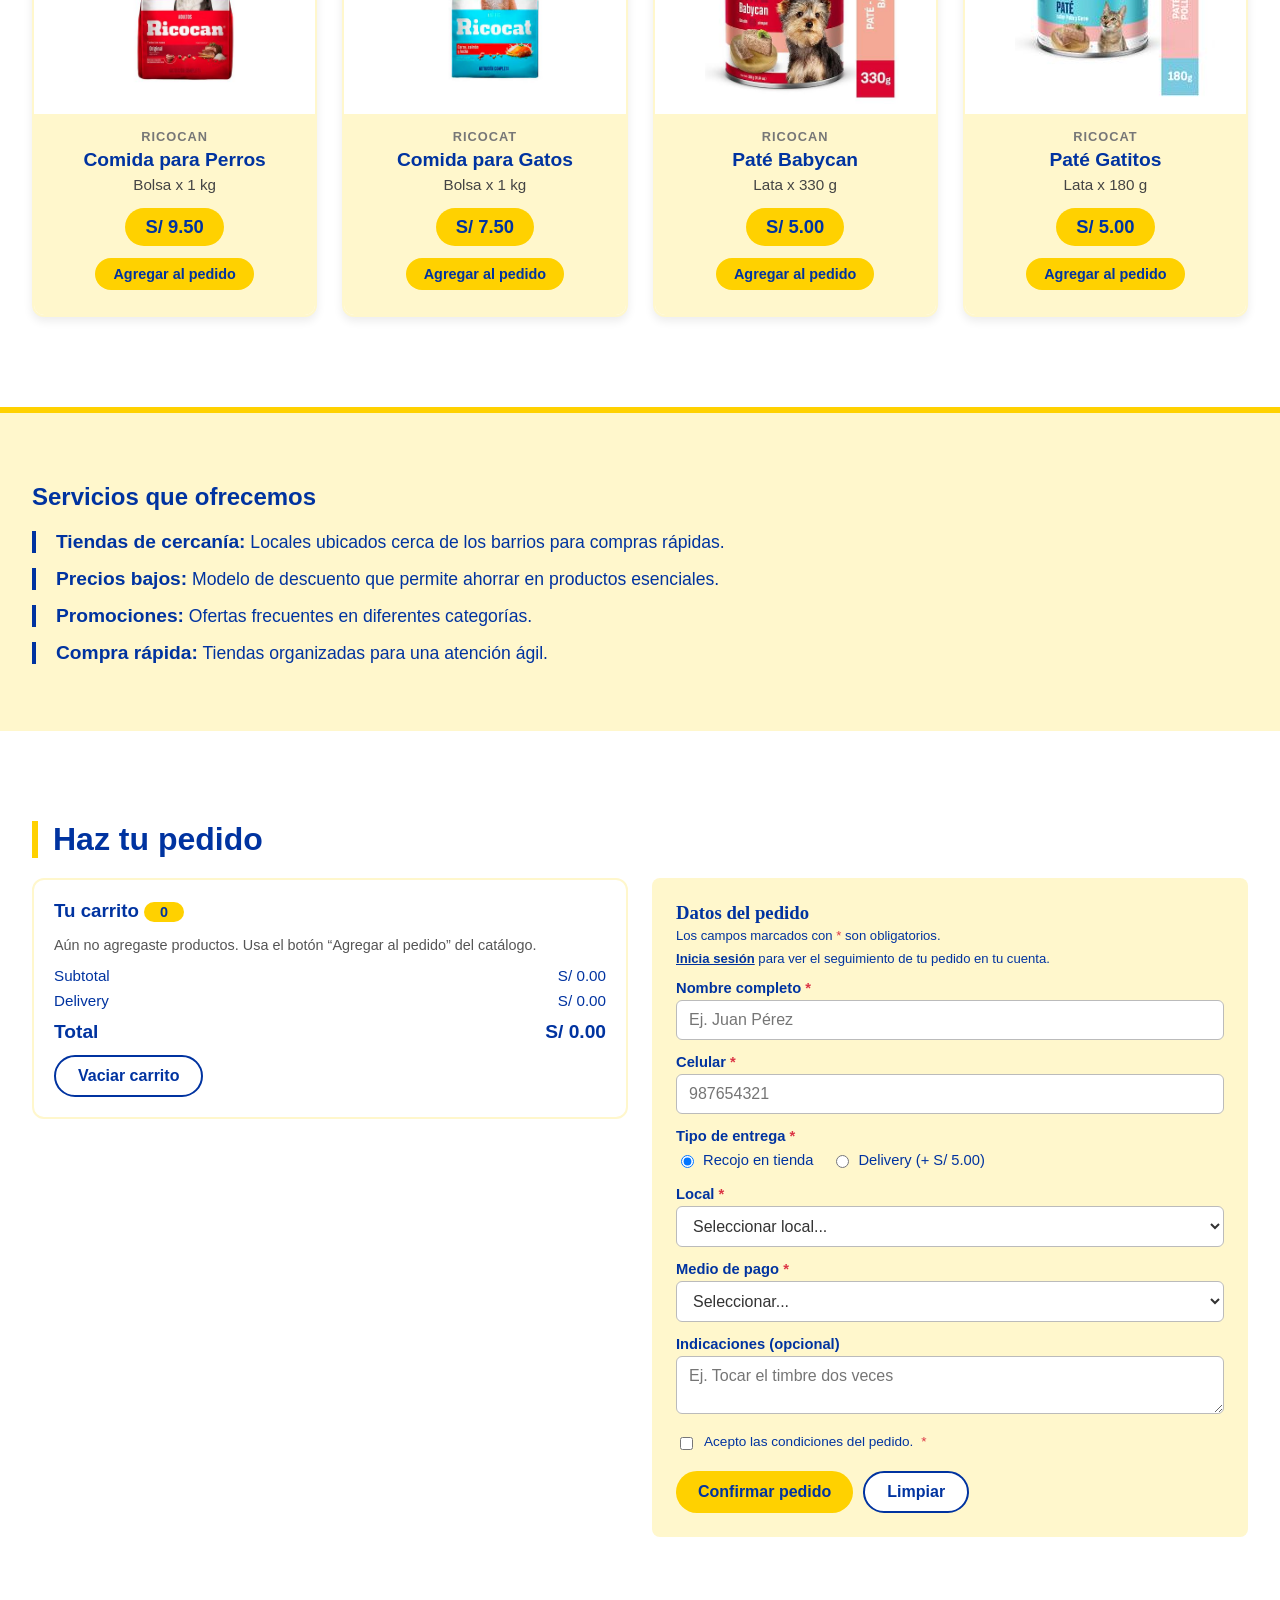
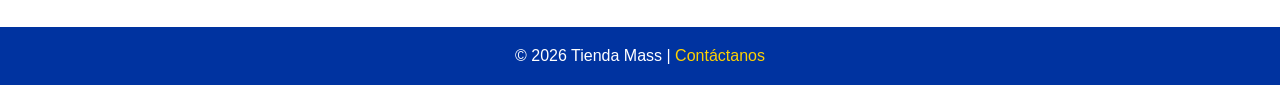
<file: tienda-mass_con_roles/productos.html>
<!DOCTYPE html>
<html lang="es">
<head>
  <meta charset="UTF-8">
  <meta name="viewport" content="width=device-width, initial-scale=1.0">
  <title>Tienda Mass | Productos y Servicios</title>
  <!-- Enlace al archivo CSS centralizado -->
  <link rel="stylesheet" href="estilos.css?v=2">
  <style>
    /* Estilos específicos que solo aplican a esta página */
    .contenedor { max-width: 95%; margin: 0 auto; padding: 0 20px; }
    .hero { text-align: center; padding: 60px 20px; background-color: var(--mass-amarillo-claro); }
    .hero h1 { font-size: 3.5rem; color: var(--mass-azul); margin-bottom: 20px; line-height: 1.1; }
    .hero p { font-size: 1.2rem; max-width: 800px; margin: 0 auto; font-weight: bold; }
    .seccion { padding: 50px 0; }
    
    .franja-oscura { background-color: var(--mass-amarillo-claro); border-top: 6px solid var(--mass-amarillo); }
    .lista-valores { list-style: none; padding: 0; font-size: 1.1rem; }
    .lista-valores li { margin-bottom: 15px; padding-left: 20px; border-left: 4px solid var(--mass-azul); }
    .lista-valores strong { color: var(--mass-azul); font-size: 1.2rem; }
    .pie { background-color: var(--mass-azul); color: white; padding: 20px 0; text-align: center; margin-top: 40px; }
    .pie a { color: var(--mass-amarillo); text-decoration: none; }
  
  </style>
  <link rel="stylesheet" href="mejoras.css">
  <script src="datos.js" defer></script>
  <script src="app.js" defer></script>
</head>
<body>

<!-- Menú de navegación global -->
<header class="encabezado">
  <nav class="barra-nav">
    <a href="index.html" class="marca" style="text-shadow: 3px 3px 0px var(--mass-amarillo); text-decoration:none; font-weight:900;">TIENDA MASS</a>
    <button type="button" class="menu-toggle" aria-label="Abrir menú de navegación" aria-expanded="false" aria-controls="menuPrincipal">☰</button>
    <ul id="menuPrincipal" class="nav-enlaces">
      <li><a href="index.html">Acerca de nosotros</a></li>
      <li><a href="productos.html" style="color: #d6b000;">Productos y servicios</a></li>
      <li><a href="registro.html">Trabaja con nosotros</a></li>
      <li><a href="encuesta.html">Encuesta</a></li>
    </ul>
  </nav>
</header>

<!-- Sección Hero (Título principal) -->
<section class="hero seccion">
  <div class="contenedor">
    <h1 style="text-shadow: 3px 3px 0px var(--mass-amarillo); text-transform: uppercase;">Nuestro Catálogo</h1>
    <p>En Tienda Mass encontrarás productos esenciales para el hogar a precios bajos y una experiencia de compra rápida y cercana.</p>
  </div>
</section>

<section class="seccion">
  <div class="contenedor">
    
    <!-- Filtros del catálogo (JavaScript) -->
    <div class="filtros" role="search">
      <input type="search" id="buscar" class="campo" placeholder="Buscar producto o marca..." aria-label="Buscar producto o marca">
      <select id="filtroCategoria" class="campo" aria-label="Filtrar por categoría">
        <option value="todas">Todas las categorías</option>
      </select>
      <select id="orden" class="campo" aria-label="Ordenar productos">
        <option value="">Orden original</option>
        <option value="asc">Precio: menor a mayor</option>
        <option value="desc">Precio: mayor a menor</option>
      </select>
    </div>
    <p class="filtros-info" id="contador" aria-live="polite"></p>
    <p class="sin-resultados" id="sinResultados" hidden>No encontramos productos con esos filtros. Prueba con otra búsqueda.</p>

    <!-- ================= CATEGORÍA 1: ALIMENTOS ================= -->
    <h2 class="categoria-titulo">Alimentos</h2>
    <div class="catalogo-grid">
      <div class="producto-card">
        <div class="producto-img-container">
          <img src="img/arroz.jpg" alt="Arroz Extra" class="producto-img">
        </div>
        <div class="producto-info">
          <span class="marca-producto">Costeño</span>
          <h3>Arroz Extra</h3>
          <p>Bolsa x 750 g</p>
          <span class="precio">S/ 4.50</span>
        </div>
      </div>

      <div class="producto-card">
        <div class="producto-img-container">
          <img src="img/azucar.jpg" alt="Azúcar Rubia" class="producto-img">
        </div>
        <div class="producto-info">
          <span class="marca-producto">Cartavio</span>
          <h3>Azúcar Rubia</h3>
          <p>Bolsa x 1 kg</p>
          <span class="precio">S/ 3.50</span>
        </div>
      </div>

      <div class="producto-card">
        <div class="producto-img-container">
          <img src="img/fideos.jpg" alt="Fideos Espagueti" class="producto-img">
        </div>
        <div class="producto-info">
          <span class="marca-producto">Don Vittorio</span>
          <h3>Fideos Espagueti</h3>
          <p>Paquete x 500 g</p>
          <span class="precio">S/ 2.20</span>
        </div>
      </div>

      <div class="producto-card">
        <div class="producto-img-container">
          <img src="img/aceite.jpg" alt="Aceite Vegetal" class="producto-img">
        </div>
        <div class="producto-info">
          <span class="marca-producto">Primor</span>
          <h3>Aceite Primiun</h3>
          <p>Botella x 1 Litro</p>
          <span class="precio">S/ 7.50</span>
        </div>
      </div>

      <div class="producto-card">
        <div class="producto-img-container">
          <img src="img/atun.jpg" alt="Atún en Trocitos" class="producto-img">
        </div>
        <div class="producto-info">
          <span class="marca-producto">Florida</span>
          <h3>Atún en Trocitos</h3>
          <p>Lata x 170 g</p>
          <span class="precio">S/ 3.20</span>
        </div>
      </div>
    </div>


    <!-- ================= CATEGORÍA 2: BEBIDAS ================= -->
    <h2 class="categoria-titulo">Bebidas</h2>
    <div class="catalogo-grid">
      <div class="producto-card">
        <div class="producto-img-container">
          <img src="img/agua.jpg" alt="Agua Mineral" class="producto-img">
        </div>
        <div class="producto-info">
          <span class="marca-producto">San Luis</span>
          <h3>Agua Sin Gas</h3>
          <p>Botella x 2.5 Litros</p>
          <span class="precio">S/ 2.50</span>
        </div>
      </div>

      <div class="producto-card">
        <div class="producto-img-container">
          <img src="img/gaseosa.jpg" alt="Gaseosa Cola" class="producto-img">
        </div>
        <div class="producto-info">
          <span class="marca-producto">Inca Kola</span>
          <h3>Gaseosa Original</h3>
          <p>Botella x 3 Litros</p>
          <span class="precio">S/ 12.00</span>
        </div>
      </div>
      
      <div class="producto-card">
        <div class="producto-img-container">
          <img src="img/jugo.jpg" alt="Jugo de Durazno" class="producto-img">
        </div>
        <div class="producto-info">
          <span class="marca-producto">Frugos</span>
          <h3>Jugo de Durazno</h3>
          <p>Caja x 1 Litro</p>
          <span class="precio">S/ 4.50</span>
        </div>
      </div>

      <div class="producto-card">
        <div class="producto-img-container">
          <img src="img/leche.jpg" alt="Leche Evaporada" class="producto-img">
        </div>
        <div class="producto-info">
          <span class="marca-producto">Gloria</span>
          <h3>Leche Evaporada</h3>
          <p>Tarro x 400 g</p>
          <span class="precio">S/ 3.60</span>
        </div>
      </div>
    </div>


    <!-- ================= CATEGORÍA 3: LIMPIEZA ================= -->
    <h2 class="categoria-titulo">Limpieza del Hogar</h2>
    <div class="catalogo-grid">
      <div class="producto-card">
        <div class="producto-img-container">
          <img src="img/detergente.jpg" alt="Detergente en Polvo" class="producto-img">
        </div>
        <div class="producto-info">
          <span class="marca-producto">Bolívar</span>
          <h3>Detergente Polvo</h3>
          <p>Bolsa x 800 g</p>
          <span class="precio">S/ 7.00</span>
        </div>
      </div>

      <div class="producto-card">
        <div class="producto-img-container">
          <img src="img/lejia.jpg" alt="Lejía Tradicional" class="producto-img">
        </div>
        <div class="producto-info">
          <span class="marca-producto">Clorox</span>
          <h3>Lejía Tradicional</h3>
          <p>Botella x 1 Litro</p>
          <span class="precio">S/ 2.20</span>
        </div>
      </div>

      <div class="producto-card">
        <div class="producto-img-container">
          <img src="img/limpiatodo.jpg" alt="Limpiatodo Lavanda" class="producto-img">
        </div>
        <div class="producto-info">
          <span class="marca-producto">Poett</span>
          <h3>Limpiatodo Lavanda</h3>
          <p>Botella x 900 ml</p>
          <span class="precio">S/ 3.00</span>
        </div>
      </div>

      <div class="producto-card">
        <div class="producto-img-container">
          <img src="img/papel.jpg" alt="Papel Higiénico" class="producto-img">
        </div>
        <div class="producto-info">
          <span class="marca-producto">Suave</span>
          <h3>Papel Higiénico</h3>
          <p>Paquete x 4 rollos</p>
          <span class="precio">S/ 4.50</span>
        </div>
      </div>
    </div>


    <!-- ================= CATEGORÍA 4: SNACKS ================= -->
    <h2 class="categoria-titulo">Snacks y Golosinas</h2>
    <div class="catalogo-grid">
      <div class="producto-card">
        <div class="producto-img-container">
          <img src="img/galletas.jpg" alt="Galletas de Vainilla" class="producto-img">
        </div>
        <div class="producto-info">
          <span class="marca-producto">Field</span>
          <h3>Galletas Vainilla</h3>
          <p>Paquete x 6 und</p>
          <span class="precio">S/ 3.50</span>
        </div>
      </div>

      <div class="producto-card">
        <div class="producto-img-container">
          <img src="img/chocolate.jpg" alt="Tableta de Chocolate" class="producto-img">
        </div>
        <div class="producto-info">
          <span class="marca-producto">Sublime</span>
          <h3>Tableta Chocolate con leche</h3>
          <p>Barra x 50 g</p>
          <span class="precio">S/ 2.00</span>
        </div>
      </div>

      <div class="producto-card">
        <div class="producto-img-container">
          <img src="img/papas.jpg" alt="Papas Fritas Clásicas" class="producto-img">
        </div>
        <div class="producto-info">
          <span class="marca-producto">Lay's</span>
          <h3>Papas Clásicas</h3>
          <p>Bolsa x 38 g</p>
          <span class="precio">S/ 1.50</span>
        </div>
      </div>

      <div class="producto-card">
        <div class="producto-img-container">
          <img src="img/caramelos.jpg" alt="Caramelos Surtidos" class="producto-img">
        </div>
        <div class="producto-info">
          <span class="marca-producto">Sayón</span>
          <h3>Caramelos de Menta</h3>
          <p>Bolsa x 100 und</p>
          <span class="precio">S/ 3.50</span>
        </div>
      </div>
    </div>


    <!-- ================= CATEGORÍA 5: MASCOTAS ================= -->
    <h2 class="categoria-titulo">Mascotas</h2>
    <div class="catalogo-grid">
      <div class="producto-card">
        <div class="producto-img-container">
          <img src="img/perro.jpg" alt="Alimento para Perros" class="producto-img">
        </div>
        <div class="producto-info">
          <span class="marca-producto">Ricocan</span>
          <h3>Comida para Perros</h3>
          <p>Bolsa x 1 kg</p>
          <span class="precio">S/ 9.50</span>
        </div>
      </div>

      <div class="producto-card">
        <div class="producto-img-container">
          <img src="img/gato.jpg" alt="Alimento para Gatos" class="producto-img">
        </div>
        <div class="producto-info">
          <span class="marca-producto">Ricocat</span>
          <h3>Comida para Gatos</h3>
          <p>Bolsa x 1 kg</p>
          <span class="precio">S/ 7.50</span>
        </div>
      </div>

      <div class="producto-card">
        <div class="producto-img-container">
          <img src="img/pate.jpg" alt="Paté Mascotas" class="producto-img">
        </div>
        <div class="producto-info">
          <span class="marca-producto">Ricocan</span>
          <h3>Paté Babycan</h3>
          <p>Lata x 330 g</p>
          <span class="precio">S/ 5.00</span>
        </div>
      </div>
    
      <div class="producto-card">
        <div class="producto-img-container">
          <img src="img/pate1.jpg" alt="Paté Gato" class="producto-img">
        </div>
        <div class="producto-info">
          <span class="marca-producto">Ricocat</span>
          <h3>Paté Gatitos</h3>
          <p>Lata x 180 g</p>
          <span class="precio">S/ 5.00</span>
        </div>
      </div>
    </div>
  
</section>

<!-- Sección de Servicios -->
<section class="seccion franja-oscura">
  <div class="contenedor">
    <h2>Servicios que ofrecemos</h2>
    <ul class="lista-valores">
      <li><strong>Tiendas de cercanía:</strong> Locales ubicados cerca de los barrios para compras rápidas.</li>
      <li><strong>Precios bajos:</strong> Modelo de descuento que permite ahorrar en productos esenciales.</li>
      <li><strong>Promociones:</strong> Ofertas frecuentes en diferentes categorías.</li>
      <li><strong>Compra rápida:</strong> Tiendas organizadas para una atención ágil.</li>
    </ul>
  </div>
</section>

<!-- Pie de página -->
<!-- ================= PEDIDO (carrito + formulario) ================= -->
<section class="seccion" id="pedido">
  <div class="contenedor">
    <h2 class="categoria-titulo">Haz tu pedido</h2>
    <div class="pedido-grid">
      <div class="carrito-box">
        <h3>Tu carrito <span class="badge-cant" id="carritoCant">0</span></h3>
        <ul class="carrito-lista" id="carritoLista"></ul>
        <p class="carrito-vacio" id="carritoVacio">Aún no agregaste productos. Usa el botón “Agregar al pedido” del catálogo.</p>
        <div class="carrito-linea"><span>Subtotal</span><span id="subTotal">S/ 0.00</span></div>
        <div class="carrito-linea"><span>Delivery</span><span id="envio">S/ 0.00</span></div>
        <div class="carrito-total"><span>Total</span><span id="carritoTotal">S/ 0.00</span></div>
        <button type="button" id="vaciar" class="boton-mass boton-sec" disabled>Vaciar carrito</button>
      </div>

      <form id="formPedido" class="mass-form" novalidate>
        <h3>Datos del pedido</h3>
        <p class="nota">Los campos marcados con <span class="asterisco">*</span> son obligatorios.</p>
        <label for="pNombre">Nombre completo <span class="asterisco">*</span></label>
        <input type="text" id="pNombre" class="campo" placeholder="Ej. Juan Pérez">
        <label for="pTelefono">Celular <span class="asterisco">*</span></label>
        <input type="tel" id="pTelefono" class="campo" maxlength="9" placeholder="987654321">
        <label>Tipo de entrega <span class="asterisco">*</span></label>
        <div class="opciones">
          <label><input type="radio" name="entrega" value="recojo" checked> Recojo en tienda</label>
          <label><input type="radio" name="entrega" value="delivery"> Delivery (+ S/ 5.00)</label>
        </div>
        <label for="pLocal">Local <span class="asterisco">*</span></label>
        <select id="pLocal" class="campo">
          <option selected disabled>Seleccionar local...</option>
          <option>Lima</option>
          <option>Trujillo</option>
          <option>Chiclayo</option>
          <option>Piura</option>
          <option>Chimbote</option>
          <option>Arequipa</option>
        </select>
        <div id="grupoDireccion" class="oculto">
          <label for="pDireccion">Dirección de entrega <span class="asterisco">*</span></label>
          <input type="text" id="pDireccion" class="campo" placeholder="Av., Calle, N° o Dpto.">
        </div>
        <label for="pPago">Medio de pago <span class="asterisco">*</span></label>
        <select id="pPago" class="campo">
          <option selected disabled>Seleccionar...</option>
          <option>Efectivo</option>
          <option>Yape / Plin / QR</option>
          <option>Tarjeta</option>
        </select>
        <label for="pNotas">Indicaciones (opcional)</label>
        <textarea id="pNotas" class="campo" rows="2" placeholder="Ej. Tocar el timbre dos veces"></textarea>
        <label class="check"><input type="checkbox" id="pAcepta"> Acepto las condiciones del pedido. <span class="asterisco">*</span></label>
        <div class="acciones">
          <button type="submit" class="btn-mass boton-mass">Confirmar pedido</button>
          <button type="reset" class="boton-mass boton-sec">Limpiar</button>
        </div>
        <div id="respuestaPedido" class="respuesta" hidden></div>
      </form>
    </div>
  </div>
</section>

<footer class="pie">
  <div class="contenedor">
    <span>© 2026 Tienda Mass</span> | 
    <a href="#">Contáctanos</a>
  </div>
</footer>

</body>
</html>
</file>
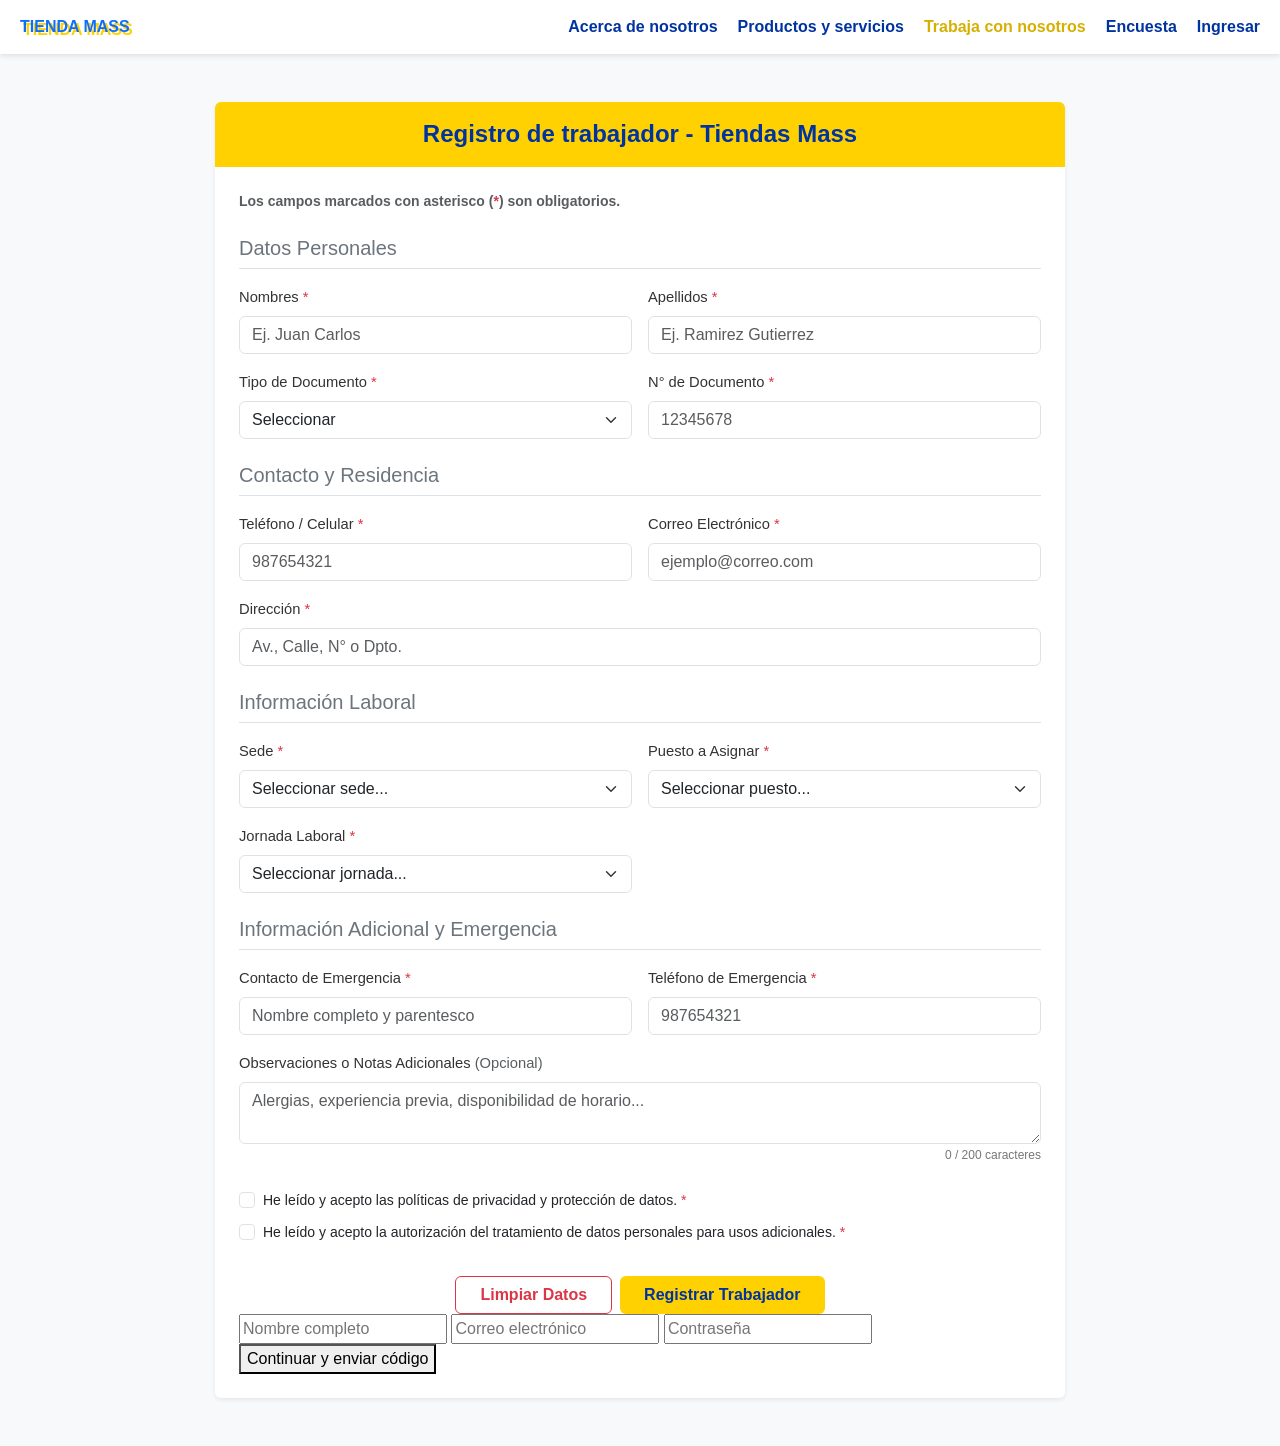
<file: tienda-mass_con_roles/registro.html>
<!DOCTYPE html>
<html lang="es">
<head>
  <meta charset="UTF-8">
  <meta name="viewport" content="width=device-width, initial-scale=1.0">
  <title>Registro de Personal - Tiendas Mass</title>
  <!-- Bootstrap 5 CSS -->
  <link href="https://cdn.jsdelivr.net/npm/bootstrap@5.3.2/dist/css/bootstrap.min.css" rel="stylesheet">
  <style>
    /* =========================================
        1. VARIABLES GLOBALES Y CUERPO
    ========================================= */
    :root {
      --mass-amarillo: #FFD100;
      --mass-amarillo-claro: #FFF7CC;
      --mass-azul: #0033A0;
      --mass-blanco: #FFFFFF;
    }

    body {
      margin: 0;
      padding: 0;
      font-family: Arial, sans-serif;
      color: var(--mass-azul);
      background-color: #f8f9fa;
    }

    /* =========================================
        2. USO DE LAYOUTS (FLEXBOX Y GRID)
    ========================================= */
    .barra-nav {
      display: flex;
      justify-content: space-between;
      align-items: center;
      padding: 15px 20px;
      background-color: var(--mass-blanco);
      box-shadow: 0 2px 5px rgba(0,0,0,0.1);
    }

    .nav-enlaces {
      display: flex;
      gap: 20px;
      list-style: none;
      margin: 0;
      padding: 0;
    }

    /* =========================================
        3. USO DE 4 TRANSICIONES
    ========================================= */
    /* Transición 1: Enlaces del menú */
    .nav-enlaces a {
      text-decoration: none;
      color: var(--mass-azul);
      font-weight: bold;
      transition: color 0.3s ease, transform 0.3s ease;
    }
    .nav-enlaces a:hover {
      color: #d6b000;
      transform: scale(1.1);
    }

    /* Transición 2: Botones */
    .btn-mass {
      background-color: var(--mass-amarillo);
      color: var(--mass-azul);
      border: none;
      font-weight: bold;
      transition: background-color 0.3s ease, box-shadow 0.3s ease, transform 0.2s ease;
    }
    .btn-mass:hover {
      background-color: #ebd600;
      box-shadow: 0 4px 8px rgba(0,0,0,0.2);
      transform: translateY(-2px);
    }

    /* Transición 3: Entradas de formularios (inputs y selects) */
    .form-control, .form-select {
      transition: border-color 0.3s ease, box-shadow 0.3s ease;
    }
    .form-control:focus, .form-select:focus {
      border-color: var(--mass-azul);
      box-shadow: 0 0 8px rgba(0, 51, 160, 0.4);
    }

    /* Transición 4: Tarjeta principal */
    .main-card {
      background-color: #ffffff;
      border-radius: 6px;
      overflow: hidden;
      max-width: 850px;
      margin: 0 auto;
      transition: transform 0.3s ease, box-shadow 0.3s ease;
    }
    .main-card:hover {
      transform: translateY(-3px);
      box-shadow: 0 10px 25px rgba(0,0,0,0.12);
    }

    /* =========================================
        4. USO DE 2 ANIMACIONES
    ========================================= */
    @keyframes fadeInUp {
      from { opacity: 0; transform: translateY(30px); }
      to { opacity: 1; transform: translateY(0); }
    }
    .seccion {
      animation: fadeInUp 0.8s ease-out forwards;
    }

    @keyframes pulse {
      0% { transform: scale(1); }
      50% { transform: scale(1.02); }
      100% { transform: scale(1); }
    }
    .header-yellow h4 {
      animation: pulse 2.5s infinite;
    }

    /* =========================================
        5. ESTILOS ESPECÍFICOS
    ========================================= */
    .header-yellow { background-color: var(--mass-amarillo); color: var(--mass-azul); padding: 18px; text-align: center; }
    .form-label { color: #333333; font-size: 0.92rem; }
    .text-asterisk { color: #dc3545; }

    /* =========================================
        6. DISEÑO RESPONSIVO (3 Dispositivos)
    ========================================= */
    @media (max-width: 991px) {
      .main-card { margin: 0 15px; }
      .header-yellow h4 { font-size: 1.5rem; }
    }

    @media (max-width: 767px) {
      .barra-nav { flex-direction: column; text-align: center; gap: 15px; }
      .nav-enlaces { flex-direction: column; width: 100%; gap: 10px; }
      .main-card { margin: 0 10px; }
      .header-yellow h4 { font-size: 1.25rem; }
    }
  </style>
  <link rel="stylesheet" href="mejoras.css">
  <script src="datos.js" defer></script>
  <script src="app.js" defer></script>
</head>
<body>

<!-- Menú de navegación global con layout Flexbox -->
<header class="encabezado bg-white">
  <nav class="barra-nav">
    <a href="index.html" class="marca" style="text-shadow: 3px 3px 0px var(--mass-amarillo); text-decoration:none; font-weight:900;">TIENDA MASS</a>
    <button type="button" class="menu-toggle" aria-label="Abrir menú de navegación" aria-expanded="false" aria-controls="menuPrincipal">☰</button>
    <ul id="menuPrincipal" class="nav-enlaces mb-0">
      <li><a href="index.html">Acerca de nosotros</a></li>
      <li><a href="productos.html">Productos y servicios</a></li>
      <li><a href="registro.html" style="color: #d6b000;">Trabaja con nosotros</a></li>
      <li><a href="encuesta.html">Encuesta</a></li>
    </ul>
  </nav>
</header>

<!-- Contenedor principal con animación de entrada -->
<div class="container my-5 seccion">
  <div class="card main-card shadow-sm border-0">
    <div class="header-yellow">
      <h4 class="mb-0 fw-bold">Registro de trabajador - Tiendas Mass</h4>
    </div>
    <div class="card-body p-4">
      <p class="fw-bold text-muted small mb-4">Los campos marcados con asterisco (<span class="text-asterisk fw-bold">*</span>) son obligatorios.</p>
      
      <form id="formRegistro" novalidate>
        <h5 class="border-bottom pb-2 mb-3 text-secondary">Datos Personales</h5>
        <div class="row g-3 mb-3">
          <div class="col-md-6 col-12">
            <label for="nombres" class="form-label">Nombres <span class="text-asterisk">*</span></label>
            <input type="text" class="form-control" id="nombres" placeholder="Ej. Juan Carlos">
          </div>
          <div class="col-md-6 col-12">
            <label for="apellidos" class="form-label">Apellidos <span class="text-asterisk">*</span></label>
            <input type="text" class="form-control" id="apellidos" placeholder="Ej. Ramirez Gutierrez">
          </div>
        </div>
        <div class="row g-3 mb-3">
          <div class="col-md-6 col-12">
            <label for="tipoDoc" class="form-label">Tipo de Documento <span class="text-asterisk">*</span></label>
            <select class="form-select" id="tipoDoc">
              <option selected disabled>Seleccionar</option>
              <option value="DNI">DNI</option>
              <option value="CE">Carnet de Extranjería</option>
            </select>
          </div>
          <div class="col-md-6 col-12">
            <label for="numDoc" class="form-label">N° de Documento <span class="text-asterisk">*</span></label>
            <input type="text" class="form-control" id="numDoc" placeholder="12345678">
          </div>
        </div>

        <h5 class="border-bottom pb-2 mb-3 mt-4 text-secondary">Contacto y Residencia</h5>
        <div class="row g-3 mb-3">
          <div class="col-md-6 col-12">
            <label for="telefono" class="form-label">Teléfono / Celular <span class="text-asterisk">*</span></label>
            <input type="tel" class="form-control" id="telefono" maxlength="9" placeholder="987654321">
          </div>
          <div class="col-md-6 col-12">
            <label for="correo" class="form-label">Correo Electrónico <span class="text-asterisk">*</span></label>
            <input type="email" class="form-control" id="correo" placeholder="ejemplo@correo.com">
          </div>
        </div>
        <div class="mb-3">
          <label for="direccion" class="form-label">Dirección <span class="text-asterisk">*</span></label>
          <input type="text" class="form-control" id="direccion" placeholder="Av., Calle, N° o Dpto.">
        </div>

        <h5 class="border-bottom pb-2 mb-3 mt-4 text-secondary">Información Laboral</h5>
        <div class="row g-3 mb-3">
          <div class="col-md-6 col-12">
            <label for="sede" class="form-label">Sede <span class="text-asterisk">*</span></label>
            <select class="form-select" id="sede">
              <option selected disabled>Seleccionar sede...</option>
              <option value="Lima">Lima</option>
              <option value="Arequipa">Arequipa</option>
              <option value="Cusco">Cusco</option>
              <option value="Ica">Ica</option>
              <option value="Tumbes">Tumbes</option>
              <option value="Huancavelica">Huancavelica</option>
            </select>
          </div>
          <div class="col-md-6 col-12">
            <label for="puesto" class="form-label">Puesto a Asignar <span class="text-asterisk">*</span></label>
            <select class="form-select" id="puesto">
              <option selected disabled>Seleccionar puesto...</option>
              <option value="cajero">Cajero(a)</option>
              <option value="reponedor">Reponedor</option>
              <option value="administrador">Administrador de Tienda</option>
              <option value="prevencion">Seguridad</option>
            </select>
          </div>
        </div>
        <div class="row g-3 mb-3">
          <div class="col-md-6 col-12">
            <label for="modalidad" class="form-label">Jornada Laboral <span class="text-asterisk">*</span></label>
            <select class="form-select" id="modalidad">
              <option selected disabled>Seleccionar jornada...</option>
              <option value="full-time">Tiempo Completo</option>
              <option value="part-time">Medio Tiempo</option>
            </select>
          </div>
        </div>

        <h5 class="border-bottom pb-2 mb-3 mt-4 text-secondary">Información Adicional y Emergencia</h5>
        <div class="row g-3 mb-3">
          <div class="col-md-6 col-12">
            <label for="contactoEmergencia" class="form-label">Contacto de Emergencia <span class="text-asterisk">*</span></label>
            <input type="text" class="form-control" id="contactoEmergencia" placeholder="Nombre completo y parentesco">
          </div>
          <div class="col-md-6 col-12">
            <label for="telEmergencia" class="form-label">Teléfono de Emergencia <span class="text-asterisk">*</span></label>
            <input type="tel" class="form-control" id="telEmergencia" maxlength="9" placeholder="987654321">
          </div>
        </div>
        <div class="mb-3">
          <label for="observaciones" class="form-label">Observaciones o Notas Adicionales <span class="text-muted">(Opcional)</span></label>
          <textarea class="form-control" id="observaciones" rows="2" placeholder="Alergias, experiencia previa, disponibilidad de horario..."></textarea>
        </div>

        <div class="form-check mb-2 mt-4">
          <input class="form-check-input" type="checkbox" id="terminos">
          <label class="form-check-label small" for="terminos">
            He leído y acepto las políticas de privacidad y protección de datos. <span class="text-asterisk">*</span>
          </label>
        </div>
        <div class="form-check mb-4">
          <input class="form-check-input" type="checkbox" id="declaracion">
          <label class="form-check-label small" for="declaracion">
            He leído y acepto la autorización del tratamiento de datos personales para usos adicionales. <span class="text-asterisk">*</span>
          </label>
        </div>

        <div id="respuestaRegistro" class="respuesta" hidden></div>

        <!-- Botones con clases transicionadas -->
        <div class="d-flex gap-2 justify-content-center pt-2">
          <button type="reset" class="btn btn-outline-danger px-4 fw-bold">Limpiar Datos</button>
          <button type="submit" class="btn btn-mass px-4">Registrar Trabajador</button>
        </div>
        <!-- Paso 1: Formulario de Registro -->
<form id="form-registro">
    <input type="text" id="nombre" placeholder="Nombre completo" required>
    <input type="email" id="correo" placeholder="Correo electrónico" required>
    <input type="password" id="password" placeholder="Contraseña" required>
    <button type="submit" id="btn-enviar-codigo">Continuar y enviar código</button>
</form>

<!-- Paso 2: Verificación del código (Oculto inicialmente) -->
<div id="seccion-verificacion" style="display: none; margin-top: 20px;">
    <p>Hemos enviado un código de 6 dígitos a tu correo. Ingrésalo aquí:</p>
    <input type="text" id="codigo-ingresado" maxlength="6" placeholder="Ej: 482910">
    <button type="button" id="btn-verificar">Confirmar y Crear Cuenta</button>
    <p id="mensaje-error" style="color: red;"></p>
</div>
      </form>
    </div>
  </div>
</div>

</body>
</html>
</file>
<file: tienda-mass_con_roles/estilos.css>
/* =========================================
   1. VARIABLES GLOBALES Y CUERPO
========================================= */
:root {
  --mass-amarillo: #FFD100;
  --mass-amarillo-claro: #FFF7CC;
  --mass-azul: #0033A0;
  --mass-blanco: #FFFFFF;
}

body {
  margin: 0;
  padding: 0;
  font-family: Arial, sans-serif;
  color: var(--mass-azul);
  background-color: var(--mass-blanco);
}

/* =========================================
   2. USO DE LAYOUTS (FLEXBOX Y GRID)
========================================= */
/* Flexbox en la barra de navegación */
.barra-nav {
  display: flex;
  justify-content: space-between;
  align-items: center;
  padding: 15px 20px;
  background-color: var(--mass-blanco);
  box-shadow: 0 2px 5px rgba(0,0,0,0.1);
}

.nav-enlaces {
  display: flex;
  gap: 20px;
  list-style: none;
  margin: 0;
  padding: 0;
}

/* Grid en la sección "Acerca de nosotros" */
.cards {
  display: grid;
  grid-template-columns: 1fr 1fr;
  gap: 24px;
}

/* Grid Fijo de 4 columnas para el Catálogo de Productos */
.catalogo-grid {
  display: grid;
  grid-template-columns: repeat(4, 1fr); /* Esto fuerza las 4 columnas en fila */
  gap: 25px;
  margin-bottom: 40px;
}

/* =========================================
   3. USO DE TRANSICIONES (5 en total)
========================================= */
/* Transición 1: Enlaces del menú (cambio de color y escala) */
.nav-enlaces a {
  text-decoration: none;
  color: var(--mass-azul);
  font-weight: bold;
  transition: color 0.3s ease, transform 0.3s ease;
}
.nav-enlaces a:hover {
  color: #d6b000;
  transform: scale(1.1);
}

/* Transición 2: Botones generales e íconos (fondo, sombra y elevación) */
.btn-mass, .card .icon {
  transition: background-color 0.3s ease, box-shadow 0.3s ease, transform 0.2s ease;
}
.btn-mass:hover, .card:hover .icon {
  background-color: #ebd600;
  box-shadow: 0 4px 8px rgba(0,0,0,0.2);
  transform: translateY(-2px);
}

/* Transición 3: Entradas de los formularios (borde y sombra al hacer foco) */
.form-control, .form-select {
  transition: border-color 0.3s ease, box-shadow 0.3s ease;
}
.form-control:focus, .form-select:focus {
  border-color: var(--mass-azul);
  box-shadow: 0 0 8px rgba(0, 51, 160, 0.4);
}

/* =========================================
   4. USO DE DOS ANIMACIONES
========================================= */
/* Animación 1: FadeInUp (Aparición suave hacia arriba) para las secciones */
@keyframes fadeInUp {
  from { opacity: 0; transform: translateY(30px); }
  to { opacity: 1; transform: translateY(0); }
}
.seccion, .page, .main-card {
  animation: fadeInUp 0.8s ease-out forwards;
}

/* Animación 2: Pulse (Latido) para el título principal o logo */
@keyframes pulse {
  0% { transform: scale(1); }
  50% { transform: scale(1.03); }
  100% { transform: scale(1); }
}
.hero h1, .marca {
  animation: pulse 2.5s infinite;
}

/* =========================================
   5. DISEÑO DE IMÁGENES Y TARJETAS
========================================= */
/* Requisito de la rúbrica: Imagen responsiva */
.img-responsiva {
  max-width: 100%;
  height: auto;
  display: block;
  margin: 0 auto;
  border-radius: 8px;
}

/* Título de categorías */
.categoria-titulo {
  color: var(--mass-azul);
  font-size: 2rem;
  border-left: 6px solid var(--mass-amarillo);
  padding-left: 15px;
  margin-top: 40px;
  margin-bottom: 20px;
}

/* Tarjeta del Producto - Transición 4 (Elevación) */
.producto-card {
  background: var(--mass-blanco);
  border: 2px solid var(--mass-amarillo-claro);
  border-radius: 12px;
  overflow: hidden;
  box-shadow: 0 4px 10px rgba(0,0,0,0.08);
  text-align: center;
  transition: transform 0.3s ease, box-shadow 0.3s ease, border-color 0.3s ease;
}

.producto-card:hover {
  transform: translateY(-5px);
  box-shadow: 0 8px 20px rgba(0,0,0,0.15);
  border-color: var(--mass-amarillo);
}

/* Contenedor de la foto de producto */
.producto-img-container {
  width: 100%;
  height: 200px;
  overflow: hidden;
  background-color: #fff;
  padding: 10px;
}

/* Transición 5: Zoom a la foto al pasar el mouse */
.producto-img {
  width: 100%;
  height: 100%;
  object-fit: contain;
  transition: transform 0.4s ease;
}

.producto-card:hover .producto-img {
  transform: scale(1.15);
}

/* Información del producto y Marca */
.producto-info {
  padding: 15px 20px 25px;
  background-color: var(--mass-amarillo-claro);
}

.marca-producto {
  color: #777777;
  font-size: 0.8rem;
  text-transform: uppercase;
  letter-spacing: 1px;
  font-weight: bold;
  margin: 0 0 5px 0;
  display: block;
}

.producto-info h3 {
  color: var(--mass-azul);
  margin: 0 0 5px 0;
  font-size: 1.2rem;
}

.producto-info p {
  color: #444;
  margin: 0 0 15px 0;
  font-size: 0.95rem;
}

.precio {
  display: inline-block;
  background-color: var(--mass-amarillo);
  color: var(--mass-azul);
  font-weight: 900;
  padding: 8px 20px;
  border-radius: 25px;
  font-size: 1.15rem;
}

/* =========================================
   6. DISEÑO RESPONSIVO (MEDIA QUERIES)
   Se coloca al final para evitar conflictos
========================================= */

/* 2do Dispositivo: TABLETS (768px a 991px) */
@media (max-width: 991px) {
  .hero h1 { font-size: 3rem; }
  .marca { font-size: 2.8rem; }
  
  /* En tablets, el catálogo baja a 2 columnas */
  .catalogo-grid {
    grid-template-columns: repeat(2, 1fr);
  }
}

/* 3er Dispositivo: MÓVILES (Menos de 768px) */
@media (max-width: 767px) {
  /* Navegación colapsa hacia abajo */
  .barra-nav {
    flex-direction: column;
    text-align: center;
    gap: 15px;
  }
  .nav-enlaces {
    flex-direction: column;
    width: 100%;
  }
  .hero h1 { font-size: 2.2rem; }
  .seccion h2 { font-size: 2rem; }
  
  /* Secciones de 2 columnas pasan a 1 columna */
  .cards {
    grid-template-columns: 1fr;
  }
  
  /* En celulares, el catálogo baja a 1 columna */
  .catalogo-grid {
    grid-template-columns: 1fr; 
  }
}
/* Transiciones suaves para elementos interactivos */
button, input, .card {
    transition: all 0.3s ease-in-out;
}

/* Estilo para los mensajes del chat de soporte */
.mensaje-cliente {
    background-color: #e3f2fd;
    padding: 8px 12px;
    border-radius: 8px;
    margin: 5px 0;
    text-align: left;
}

.mensaje-admin {
    background-color: #f1f8e9;
    padding: 8px 12px;
    border-radius: 8px;
    margin: 5px 0;
    text-align: right;
}
</file>
<file: tienda-mass_con_roles/mejoras.css>
/* =========================================================
   mejoras.css — Complementos según la rúbrica
   Usa la MISMA paleta del proyecto (amarillo / azul / blanco).
   Se carga en las 4 páginas, después de sus estilos propios.
========================================================= */

img { max-width: 100%; }

/* ---------- 1. MENÚ RESPONSIVO (botón hamburguesa) ---------- */
.menu-toggle {
  display: none;
  background: var(--mass-amarillo);
  color: var(--mass-azul);
  border: none;
  border-radius: 6px;
  font-size: 1.5rem;
  font-weight: bold;
  line-height: 1;
  padding: 6px 12px;
  cursor: pointer;
  transition: background-color 0.3s ease, transform 0.2s ease;
}
.menu-toggle:hover { background-color: #ebd600; transform: scale(1.05); }
.menu-toggle:focus-visible { outline: 3px solid var(--mass-azul); outline-offset: 2px; }

/* Tamaño del logo coherente en todas las páginas (tablet y móvil) */
@media (max-width: 991px) {
  header .marca { font-size: 1.5rem; }
}

@media (max-width: 767px) {
  header .barra-nav {
    flex-direction: row;
    flex-wrap: wrap;
    justify-content: space-between;
    text-align: left;
    gap: 0;
  }
  .menu-toggle { display: block; }
  header .nav-enlaces {
    display: none;
    flex-direction: column;
    flex-basis: 100%;
    width: 100%;
    gap: 0;
    margin-top: 10px;
  }
  header .nav-enlaces.abierto { display: flex; animation: fadeInUp 0.35s ease-out; }
  header .nav-enlaces li a {
    display: block;
    padding: 12px 4px;
    border-top: 1px solid var(--mass-amarillo-claro);
  }
}

/* ---------- 2. RESPUESTA AL USUARIO (envío de formularios) ---------- */
.respuesta {
  margin-top: 20px;
  padding: 18px 22px;
  border-radius: 8px;
  background: var(--mass-amarillo-claro);
  border-left: 6px solid var(--mass-amarillo);
  color: var(--mass-azul);
  text-align: left;
  animation: fadeInUp 0.6s ease-out;
}
.respuesta[hidden] { display: none; }
.respuesta h3 { margin: 0 0 8px; font-size: 1.15rem; }
.respuesta p { margin: 4px 0; font-size: 0.95rem; }
.respuesta ul { margin: 8px 0 0 18px; padding: 0; font-size: 0.92rem; }
.respuesta-error { background: #fdecea; border-left-color: #dc3545; color: #842029; }
.respuesta .nro { font-weight: 900; letter-spacing: 1px; }

.error-msg { display: block; color: #dc3545; font-size: 0.8rem; margin-top: 4px; }
.is-invalid { border-color: #dc3545 !important; }
.pregunta-error { outline: 2px solid #dc3545; outline-offset: 4px; border-radius: 6px; }
.contador { display: block; text-align: right; font-size: 0.75rem; color: #777; margin-top: 2px; }

/* ---------- 3. FORMULARIOS DE index.html Y productos.html ---------- */
.mass-form {
  background: var(--mass-amarillo-claro);
  border-radius: 8px;
  padding: 24px;
  text-align: left;
}
.mass-form h3 { margin: 0 0 4px; font-family: Cambria, Georgia, serif; }
.mass-form .nota { font-size: 0.82rem; margin: 0 0 8px; }
.mass-form label { display: block; font-weight: bold; font-size: 0.92rem; margin: 14px 0 4px; }
.campo {
  width: 100%;
  box-sizing: border-box;
  padding: 10px 12px;
  border: 1px solid #bbb;
  border-radius: 6px;
  background: #fff;
  color: #333;
  font: inherit;
  transition: border-color 0.3s ease, box-shadow 0.3s ease;
}
.campo:focus { outline: none; border-color: var(--mass-azul); box-shadow: 0 0 8px rgba(0, 51, 160, 0.4); }
.opciones { display: flex; flex-wrap: wrap; gap: 6px 18px; }
.opciones label { display: inline-flex; align-items: center; gap: 6px; font-weight: normal; margin: 4px 0; }
.mass-form .check { display: flex; align-items: flex-start; gap: 8px; font-weight: normal; font-size: 0.85rem; margin-top: 16px; }
.mass-form .acciones { display: flex; flex-wrap: wrap; gap: 10px; margin-top: 18px; }
.asterisco { color: #dc3545; }

.boton-mass {
  background-color: var(--mass-amarillo);
  color: var(--mass-azul);
  border: none;
  border-radius: 25px;
  padding: 10px 22px;
  font: inherit;
  font-weight: bold;
  cursor: pointer;
}
.boton-sec { background: #fff; border: 2px solid var(--mass-azul); }

/* Sección de contacto (index) */
.contacto { margin-top: 40px; }
.contacto h2 { font-family: Cambria, Georgia, serif; font-size: 1.6rem; text-align: center; margin-bottom: 24px; }
.contacto .fila { display: grid; grid-template-columns: 1fr 1fr; gap: 0 20px; }
@media (max-width: 700px) { .contacto .fila { grid-template-columns: 1fr; } }

/* ---------- 4. PRODUCTOS: filtros, carrito y pedido ---------- */
.filtros {
  display: grid;
  grid-template-columns: 2fr 1fr 1fr;
  gap: 12px;
  align-items: center;
  margin-bottom: 8px;
}
.filtros-info { font-size: 0.9rem; font-weight: bold; margin: 0 0 8px; }
.oculto { display: none !important; }
.sin-resultados { text-align: center; font-weight: bold; padding: 30px 0; }
.sin-resultados[hidden] { display: none; }

.btn-agregar { margin-top: 12px; padding: 8px 18px; font-size: 0.9rem; }

.pedido-grid { display: grid; grid-template-columns: 1fr 1fr; gap: 24px; align-items: start; }
.carrito-box { background: #fff; border: 2px solid var(--mass-amarillo-claro); border-radius: 12px; padding: 20px; }
.carrito-box h3 { margin: 0 0 12px; }
.badge-cant {
  display: inline-block; min-width: 24px; text-align: center; padding: 2px 8px;
  background: var(--mass-amarillo); border-radius: 12px; font-size: 0.9rem;
}
.carrito-lista { list-style: none; margin: 0; padding: 0; }
.carrito-lista li {
  display: grid; grid-template-columns: 1fr auto auto auto; gap: 8px; align-items: center;
  padding: 8px 0; border-bottom: 1px solid var(--mass-amarillo-claro); font-size: 0.92rem;
  animation: fadeInUp 0.3s ease-out;
}
.carrito-lista .ctrl { display: inline-flex; align-items: center; gap: 6px; }
.carrito-lista button {
  width: 28px; height: 28px; border-radius: 50%; border: 1px solid var(--mass-azul);
  background: #fff; color: var(--mass-azul); font-weight: bold; cursor: pointer;
  transition: background-color 0.3s ease;
}
.carrito-lista button:hover { background: var(--mass-amarillo); }
.carrito-vacio { font-size: 0.9rem; color: #555; }
.carrito-linea { display: flex; justify-content: space-between; margin-top: 8px; font-size: 0.95rem; }
.carrito-total { display: flex; justify-content: space-between; margin: 12px 0; font-size: 1.2rem; font-weight: 900; }

#toast {
  position: fixed; left: 50%; bottom: 24px; transform: translate(-50%, 20px);
  background: var(--mass-azul); color: #fff; padding: 10px 20px; border-radius: 25px;
  font-size: 0.9rem; opacity: 0; pointer-events: none; z-index: 50;
  transition: opacity 0.3s ease, transform 0.3s ease;
}
#toast.visible { opacity: 1; transform: translate(-50%, 0); }

@media (max-width: 991px) {
  .filtros { grid-template-columns: 1fr 1fr; }
  .filtros .campo:first-child { grid-column: 1 / -1; }
  .pedido-grid { grid-template-columns: 1fr; }
}
@media (max-width: 767px) {
  .filtros { grid-template-columns: 1fr; }
  .carrito-lista li { grid-template-columns: 1fr auto; }
  .carrito-lista .it-sub { text-align: right; }
}

/* ---------- 5. ENCUESTA: barra de progreso ---------- */
.progreso { margin-bottom: 20px; }
.progreso-info { display: flex; justify-content: space-between; font-size: 0.85rem; font-weight: bold; margin-bottom: 6px; }
.progreso-barra { height: 10px; background: var(--mass-amarillo-claro); border-radius: 6px; overflow: hidden; }
#progRelleno { height: 100%; width: 0; background: var(--mass-amarillo); transition: width 0.4s ease; }

@media (prefers-reduced-motion: reduce) {
  * { animation: none !important; transition: none !important; }
}

/* =========================================================
   6. CUENTAS: login, panel del cliente y panel del administrador
========================================================= */
body[data-page] { background: #f8f9fa; margin: 0; font-family: Arial, sans-serif; color: var(--mass-azul); }
.cuenta-wrap { max-width: 1000px; margin: 32px auto; padding: 0 16px; animation: fadeInUp 0.8s ease-out forwards; }
.cuenta-wrap.ancho { max-width: 1150px; }
.cabecera-amarilla { background: var(--mass-amarillo); color: var(--mass-azul); padding: 18px 24px; border-radius: 8px 8px 0 0; display: flex; flex-wrap: wrap; justify-content: space-between; align-items: center; gap: 8px; }
.cabecera-amarilla h1 { margin: 0; font-family: Cambria, Georgia, serif; font-size: 1.5rem; }
.rol-badge { background: var(--mass-azul); color: #fff; padding: 4px 14px; border-radius: 20px; font-size: 0.82rem; font-weight: bold; }
.cuenta-card { background: #fff; border-radius: 0 0 8px 8px; box-shadow: 0 4px 12px rgba(0, 0, 0, 0.08); padding: 20px 24px 28px; }
.auth-card { max-width: 480px; margin: 0 auto; }
.auth-card .cuenta-card { border-radius: 0 0 8px 8px; }

.tabs { display: flex; gap: 6px; overflow-x: auto; border-bottom: 3px solid var(--mass-amarillo); margin-bottom: 20px; padding-bottom: 0; }
.tab-btn { background: var(--mass-amarillo-claro); color: var(--mass-azul); border: none; border-radius: 8px 8px 0 0; padding: 10px 18px; font: inherit; font-weight: bold; cursor: pointer; white-space: nowrap; transition: background-color 0.3s ease; }
.tab-btn:hover { background: #ffec8a; }
.tab-btn.activa { background: var(--mass-amarillo); }
.panel-tab[hidden] { display: none; }
.cont { display: inline-block; min-width: 20px; text-align: center; margin-left: 6px; padding: 0 6px; border-radius: 10px; background: var(--mass-azul); color: #fff; font-size: 0.75rem; }
.cont[hidden] { display: none; }

.kpis, #resumenCliente { display: grid; grid-template-columns: repeat(auto-fit, minmax(160px, 1fr)); gap: 14px; margin-bottom: 20px; }
.kpi { background: var(--mass-amarillo-claro); border-radius: 8px; padding: 16px; text-align: center; border-top: 4px solid var(--mass-amarillo); }
.kpi strong { display: block; font-size: 1.5rem; }
.kpi span { font-size: 0.82rem; }
.sub-titulo { font-family: Cambria, Georgia, serif; margin: 24px 0 10px; }
.vacio { text-align: center; padding: 24px 0; color: #555; }
.vacio a, .nota a { color: var(--mass-azul); font-weight: bold; }
.barras { display: grid; gap: 8px; }
.barra-fila { display: grid; grid-template-columns: 180px 1fr 40px; gap: 10px; align-items: center; font-size: 0.9rem; }
.barra { background: var(--mass-amarillo-claro); border-radius: 6px; height: 14px; overflow: hidden; }
.barra i { display: block; height: 100%; background: var(--mass-amarillo); transition: width 0.6s ease; }

.tarjeta { border: 2px solid var(--mass-amarillo-claro); border-radius: 12px; padding: 16px 18px; margin-bottom: 14px; background: #fff; transition: box-shadow 0.3s ease, border-color 0.3s ease; }
.tarjeta:hover { box-shadow: 0 6px 16px rgba(0, 0, 0, 0.1); border-color: var(--mass-amarillo); }
.tarjeta header, .tarjeta footer { display: flex; flex-wrap: wrap; justify-content: space-between; align-items: center; gap: 8px; }
.tarjeta .sub { font-size: 0.82rem; color: #555; margin: 4px 0 8px; }
.tarjeta ul { margin: 6px 0 10px 18px; padding: 0; font-size: 0.92rem; }
.tarjeta .respuesta { margin-top: 10px; }

.estado { display: inline-block; padding: 3px 12px; border-radius: 14px; font-size: 0.78rem; font-weight: bold; }
.estado-pend { background: var(--mass-amarillo); color: var(--mass-azul); }
.estado-prep { background: var(--mass-amarillo-claro); color: var(--mass-azul); border: 1px solid var(--mass-amarillo); }
.estado-listo { background: #dbe5ff; color: var(--mass-azul); }
.estado-ok { background: var(--mass-azul); color: #fff; }
.estado-cancel { background: #fdecea; color: #842029; }

.tabla-wrap { overflow-x: auto; }
.tabla { width: 100%; border-collapse: collapse; font-size: 0.9rem; }
.tabla th { background: var(--mass-amarillo); text-align: left; padding: 10px 12px; white-space: nowrap; }
.tabla td { padding: 10px 12px; border-bottom: 1px solid var(--mass-amarillo-claro); vertical-align: top; }
.tabla tr:hover td { background: #fffdf0; }
.tabla .campo { min-width: 130px; padding: 6px 8px; }
.tabla .precio-inp { width: 100px; min-width: 0; }
.tabla details ul { margin: 6px 0 6px 16px; padding: 0; }
.tabla summary { cursor: pointer; font-weight: bold; }
.mini { width: 36px; height: 36px; object-fit: contain; vertical-align: middle; border-radius: 6px; background: #fff; border: 1px solid var(--mass-amarillo-claro); }
.barra-herr { display: flex; flex-wrap: wrap; align-items: center; gap: 10px; margin-bottom: 14px; }
.barra-herr label { margin: 0; font-weight: bold; }
.barra-herr .campo { width: auto; min-width: 180px; }
.fila-3 { display: grid; grid-template-columns: repeat(4, 1fr); gap: 0 14px; }
.cuenta-card .mass-form { margin-top: 24px; }
.cuenta-card .acciones { display: flex; flex-wrap: wrap; gap: 10px; margin-top: 14px; }
.cuenta-card .nota { font-size: 0.85rem; }

.demo-box { background: var(--mass-amarillo-claro); border-radius: 8px; padding: 12px 14px; margin-top: 18px; font-size: 0.85rem; }
.demo-box .acciones { margin-top: 8px; }
.demo-box .boton-mass { padding: 6px 14px; font-size: 0.82rem; }

/* Chat de cliente y administrador */
.paso-registro { margin-top: 16px; }
.paso-registro h3 { margin: 0 0 8px; }
.chat-box { max-width: 760px; margin: 16px auto 28px; border: 1px solid #d8dedb; border-radius: 12px; overflow: hidden; background: #efeae2; }
.chat-cabecera { display: flex; align-items: center; gap: 12px; padding: 12px 16px; color: #fff; background: #075e54; }
.chat-cabecera > span:last-child, .chat-contacto-info { display: grid; min-width: 0; gap: 3px; }
.chat-cabecera small { opacity: 0.82; overflow-wrap: anywhere; }
.chat-avatar { display: inline-grid; flex: 0 0 40px; width: 40px; height: 40px; place-items: center; border-radius: 50%; background: var(--mass-amarillo); color: var(--mass-azul); font-weight: 900; }
.chat-mensajes { display: flex; flex-direction: column; gap: 8px; min-height: 260px; max-height: 430px; overflow-y: auto; padding: 18px; scroll-behavior: smooth; }
.chat-burbuja { max-width: min(78%, 520px); padding: 9px 12px 6px; border-radius: 12px; box-shadow: 0 1px 1px rgba(0,0,0,.1); overflow-wrap: anywhere; }
.chat-burbuja p { margin: 0 0 4px; white-space: pre-wrap; color: #222; }
.chat-burbuja time { display: block; color: #667; font-size: 0.68rem; text-align: right; }
.chat-propio { align-self: flex-end; background: #d9fdd3; border-top-right-radius: 3px; }
.chat-ajeno { align-self: flex-start; background: #fff; border-top-left-radius: 3px; }
.chat-vacio { margin: auto; padding: 12px; color: #555; text-align: center; }
.chat-compositor { display: flex; align-items: end; gap: 8px; padding: 10px; background: #f7f8fa; border-top: 1px solid #d8dedb; }
.chat-compositor .campo { min-width: 0; max-height: 120px; resize: vertical; border-radius: 20px; }
.chat-compositor .boton-mass { flex: 0 0 auto; border-radius: 20px; }
.chat-admin { display: grid; grid-template-columns: minmax(210px, 280px) minmax(0, 1fr); min-height: 420px; margin-bottom: 24px; border: 1px solid #d8dedb; border-radius: 12px; overflow: hidden; }
.chat-contactos { max-height: 560px; overflow-y: auto; background: #f7f8fa; border-right: 1px solid #d8dedb; }
.chat-contactos h3 { margin: 0; padding: 14px; font-size: 1rem; }
.chat-contacto { display: flex; width: 100%; gap: 10px; align-items: center; padding: 10px; border: 0; border-top: 1px solid #e6e9e7; background: #fff; text-align: left; cursor: pointer; }
.chat-contacto:hover, .chat-contacto.seleccionado { background: #e8f5e9; }
.chat-contacto-info { flex: 1; }
.chat-contacto-info strong, .chat-contacto-info small { overflow: hidden; text-overflow: ellipsis; white-space: nowrap; }
.chat-contacto-info small { color: #555; font-size: 0.78rem; }
.chat-conversacion { display: flex; min-width: 0; flex-direction: column; background: #efeae2; }
.chat-conversacion .chat-mensajes { flex: 1; }
.sr-only { position: absolute; width: 1px; height: 1px; padding: 0; margin: -1px; overflow: hidden; clip: rect(0, 0, 0, 0); white-space: nowrap; border: 0; }

/* Productos no disponibles (los marca el administrador) */
.producto-card.agotado .producto-img { filter: grayscale(1); opacity: 0.5; }
.producto-card.agotado .precio { background: #ddd; color: #666; }
.btn-agregar:disabled { background: #ddd; color: #666; cursor: not-allowed; box-shadow: none; transform: none; }
.carrito-nota { font-size: 0.82rem; margin: 0 0 6px; }
.carrito-nota a { color: var(--mass-azul); font-weight: bold; }

@media (max-width: 991px) { .fila-3 { grid-template-columns: 1fr 1fr; } }
@media (max-width: 767px) {
  .fila-3 { grid-template-columns: 1fr; }
  .barra-fila { grid-template-columns: 110px 1fr 30px; }
  .cuenta-card { padding: 16px 14px 24px; }
  .chat-admin { grid-template-columns: 1fr; }
  .chat-contactos { max-height: 190px; border-right: 0; border-bottom: 1px solid #d8dedb; }
  .chat-box .chat-mensajes { min-height: 220px; max-height: 55vh; padding: 12px; }
  .chat-burbuja { max-width: 88%; }
  /* Las tablas se convierten en tarjetas en pantallas pequeñas */
  .tabla thead { display: none; }
  .tabla, .tabla tbody, .tabla tr, .tabla td { display: block; width: 100%; box-sizing: border-box; }
  .tabla tr { border: 2px solid var(--mass-amarillo-claro); border-radius: 10px; margin-bottom: 12px; padding: 6px 4px; }
  .tabla td { border: none; padding: 6px 10px; }
  .tabla td[data-l]::before { content: attr(data-l); display: block; font-size: 0.72rem; font-weight: bold; text-transform: uppercase; opacity: 0.7; }
  .tabla .campo { width: 100%; }
}

.etq { display: block; font-weight: bold; font-size: 0.92rem; margin: 14px 0 4px; }
.check { display: flex; align-items: flex-start; gap: 8px; font-weight: normal; font-size: 0.85rem; margin-top: 16px; }
</file>
